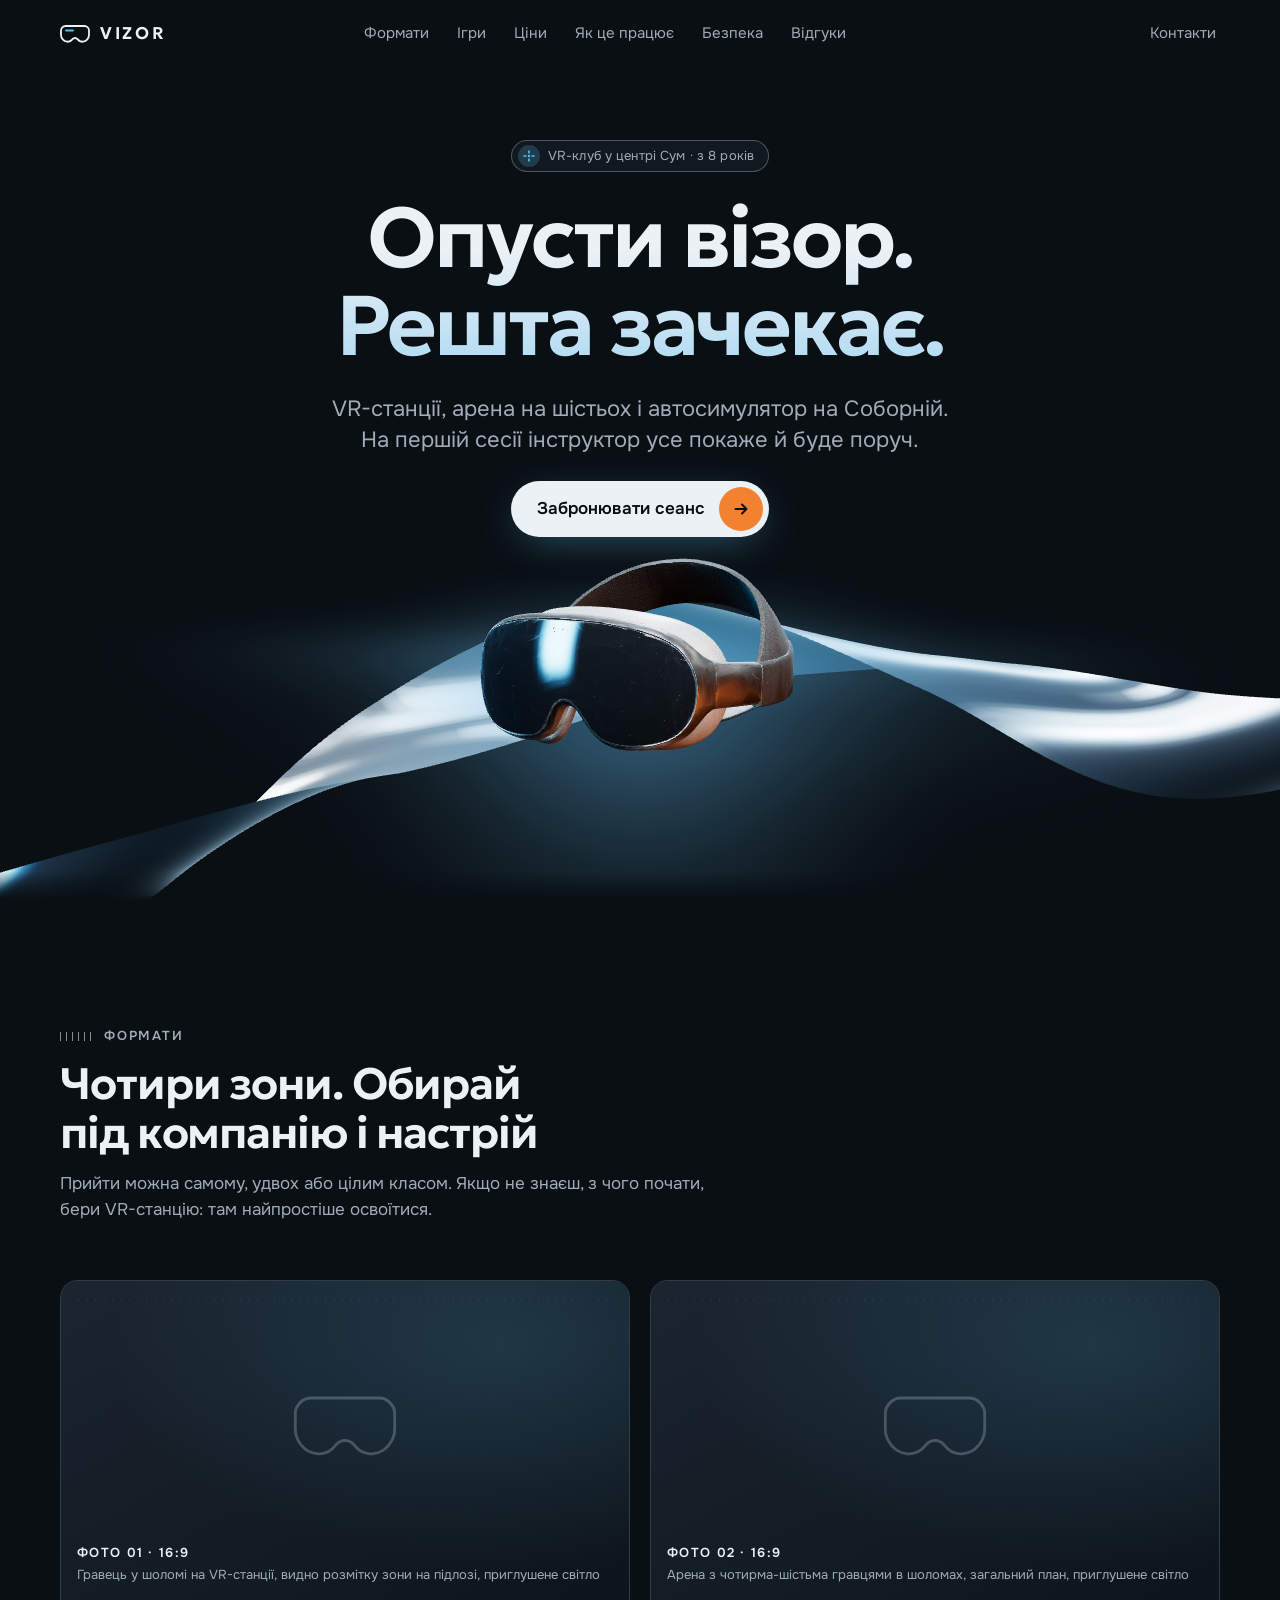
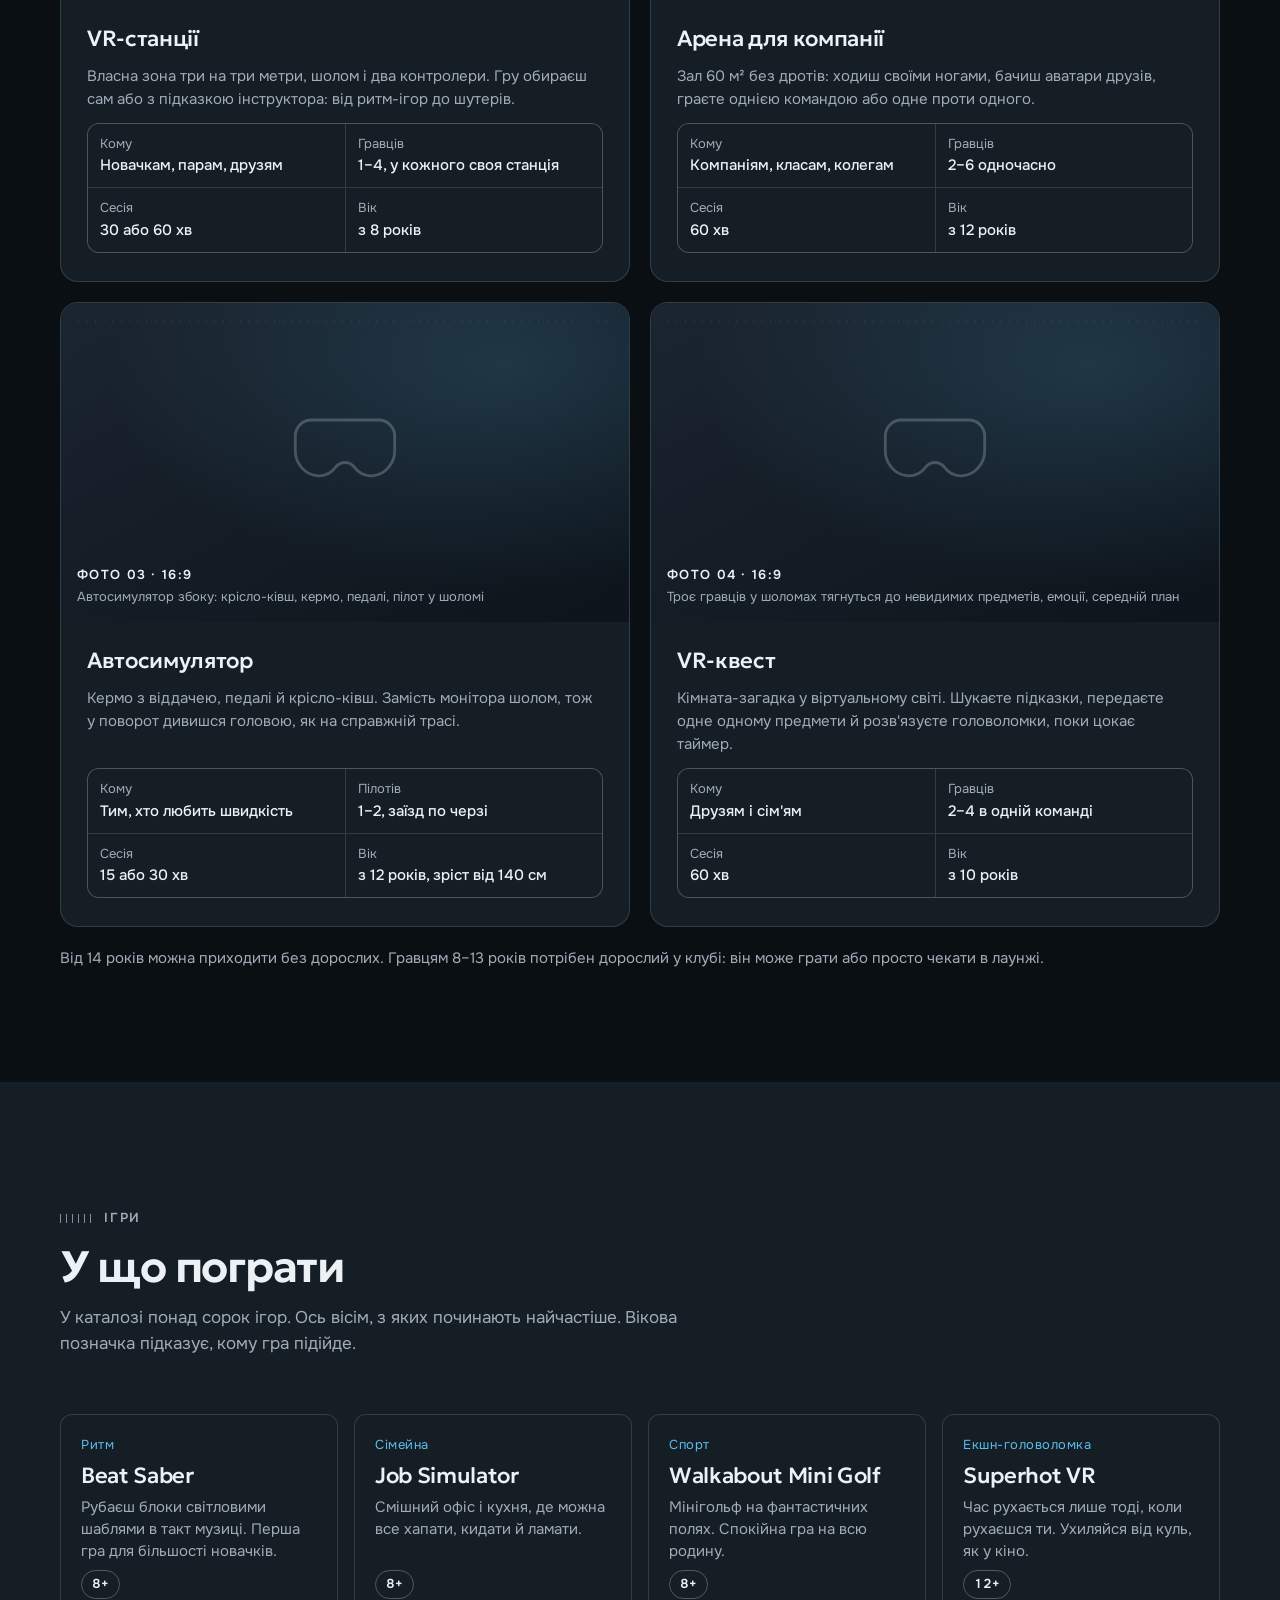
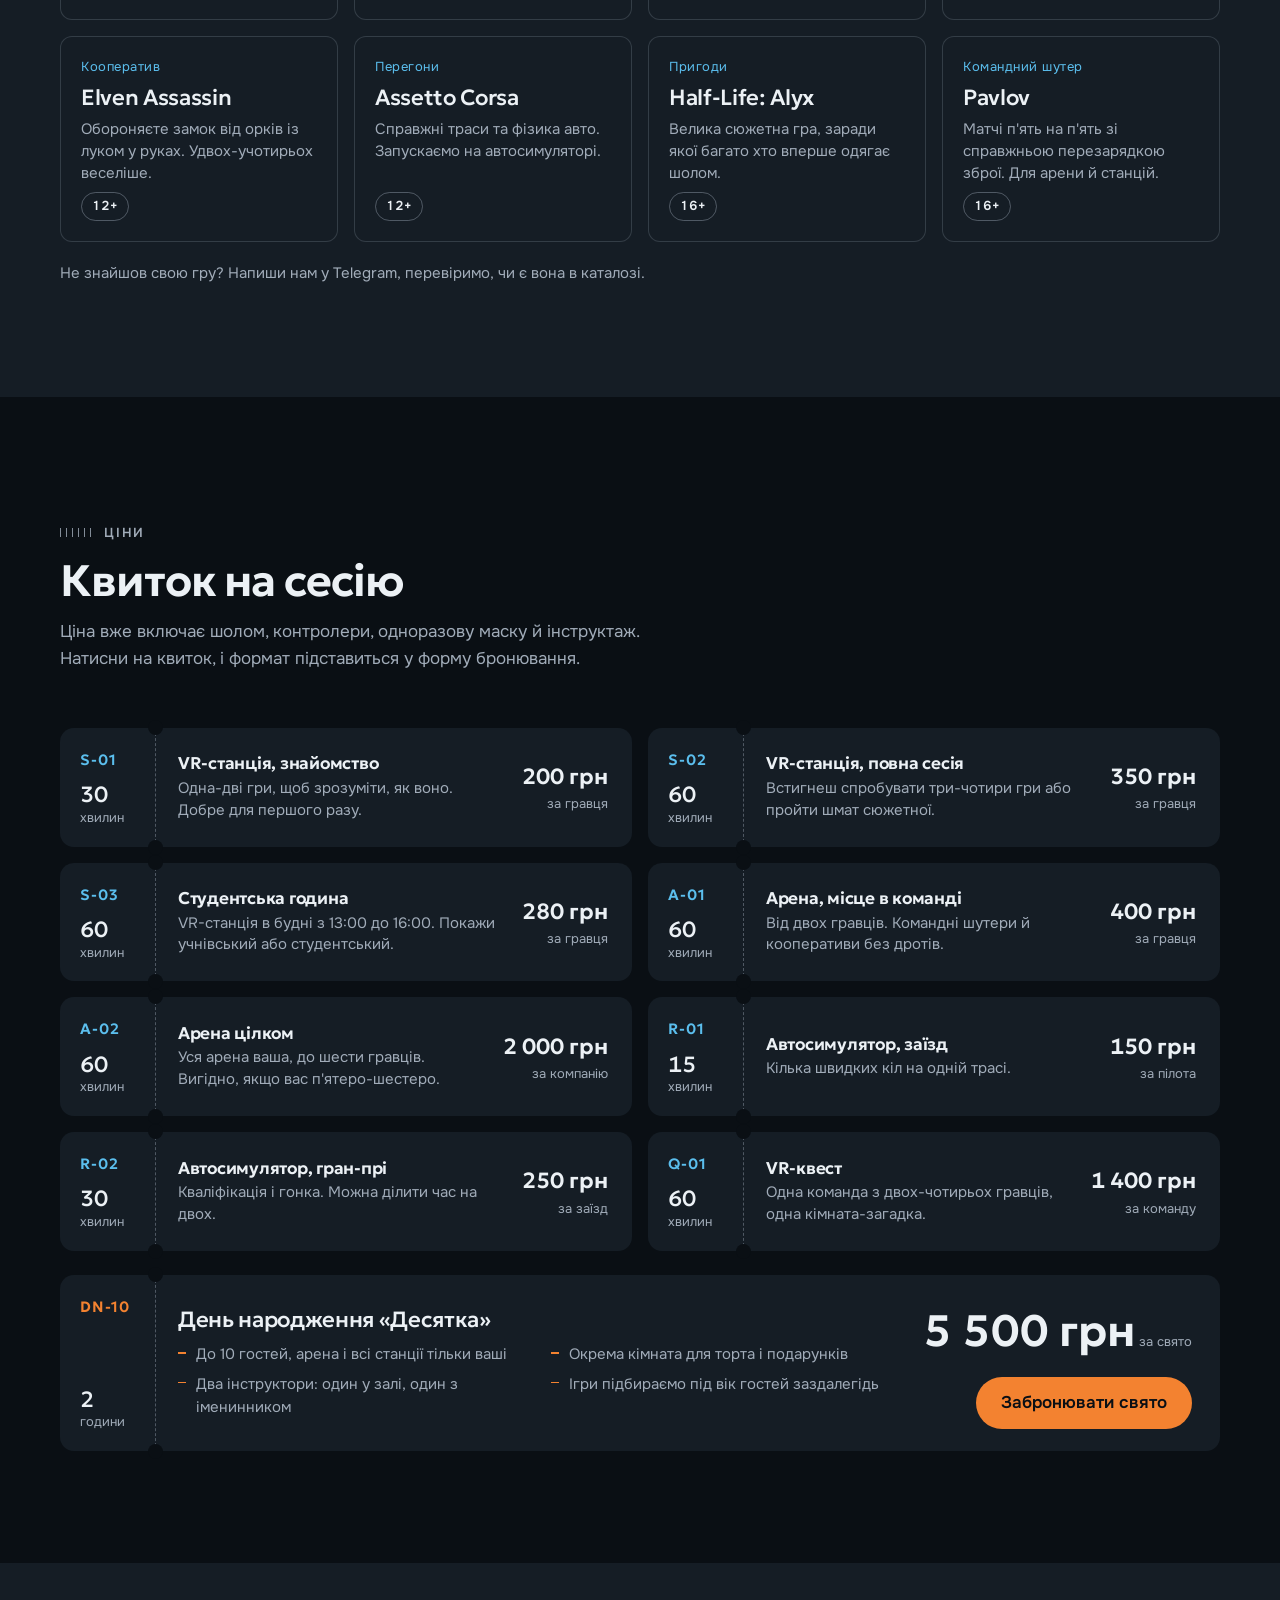
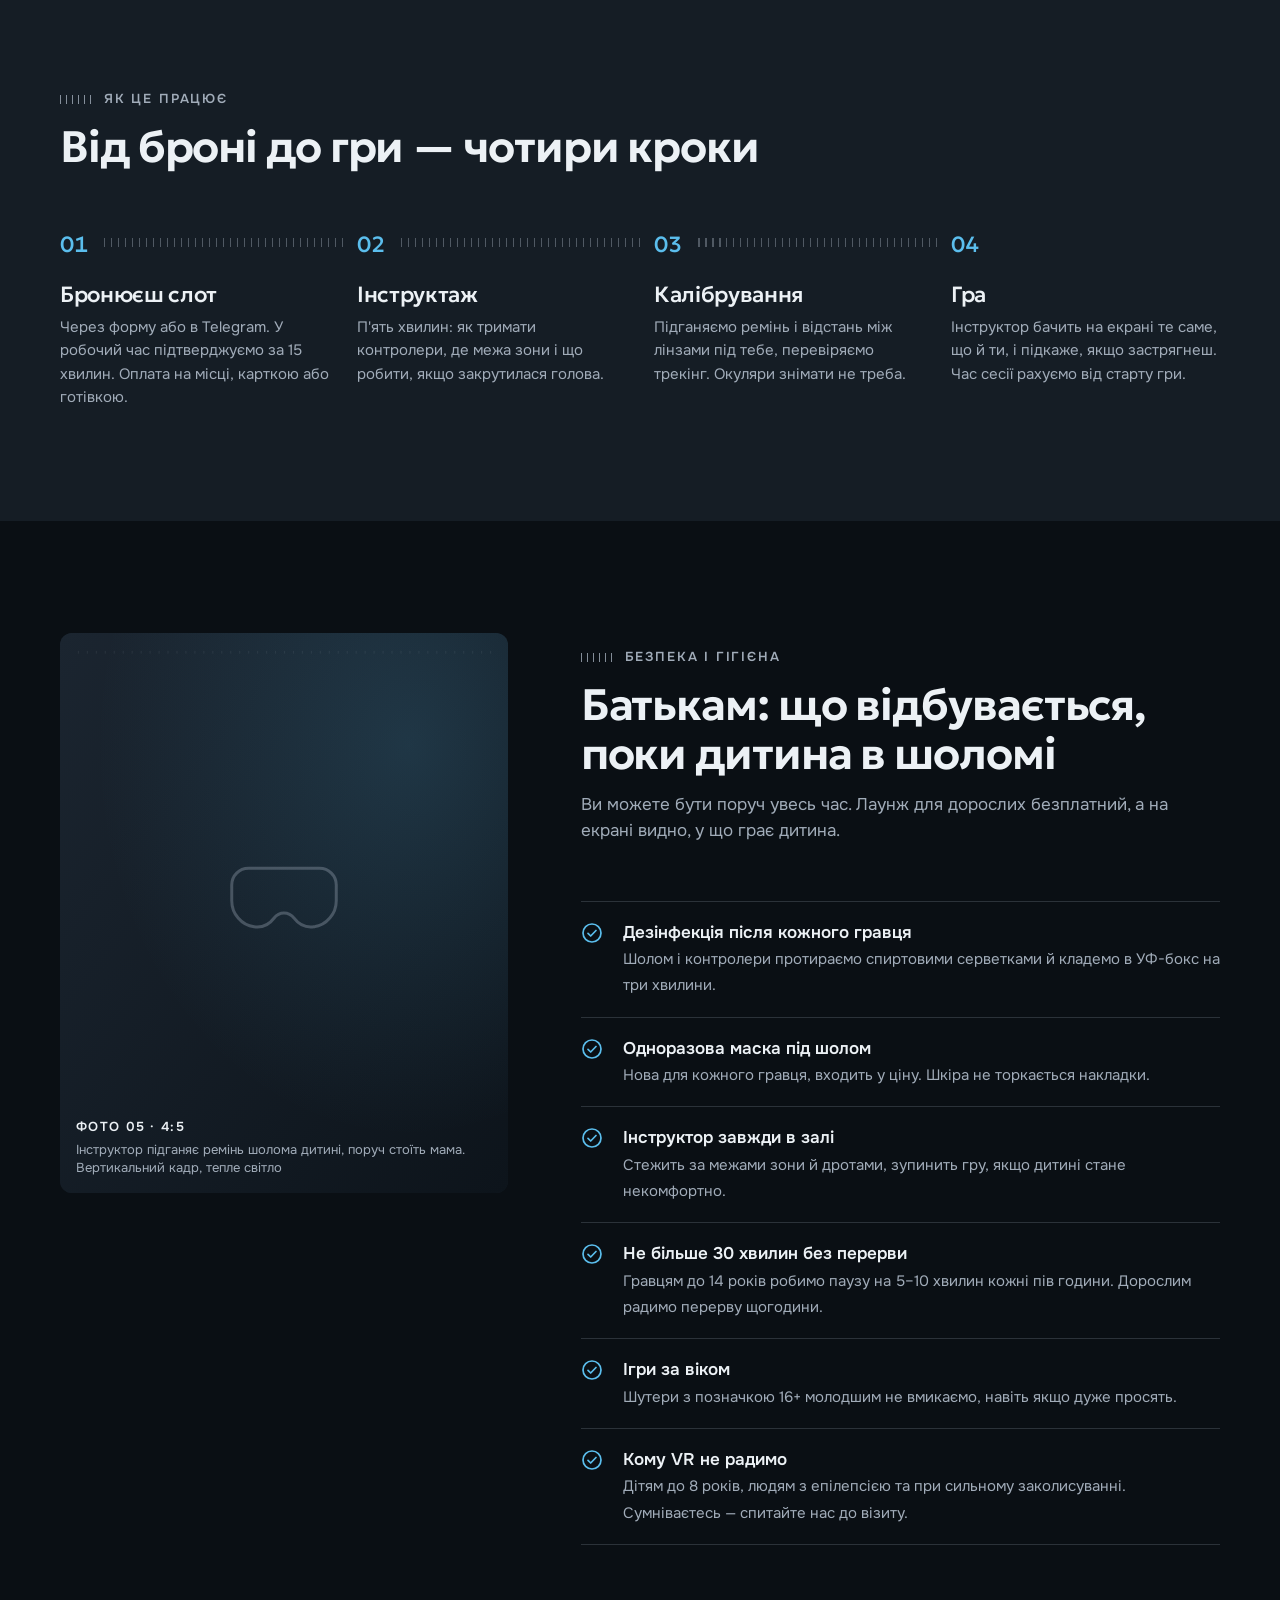
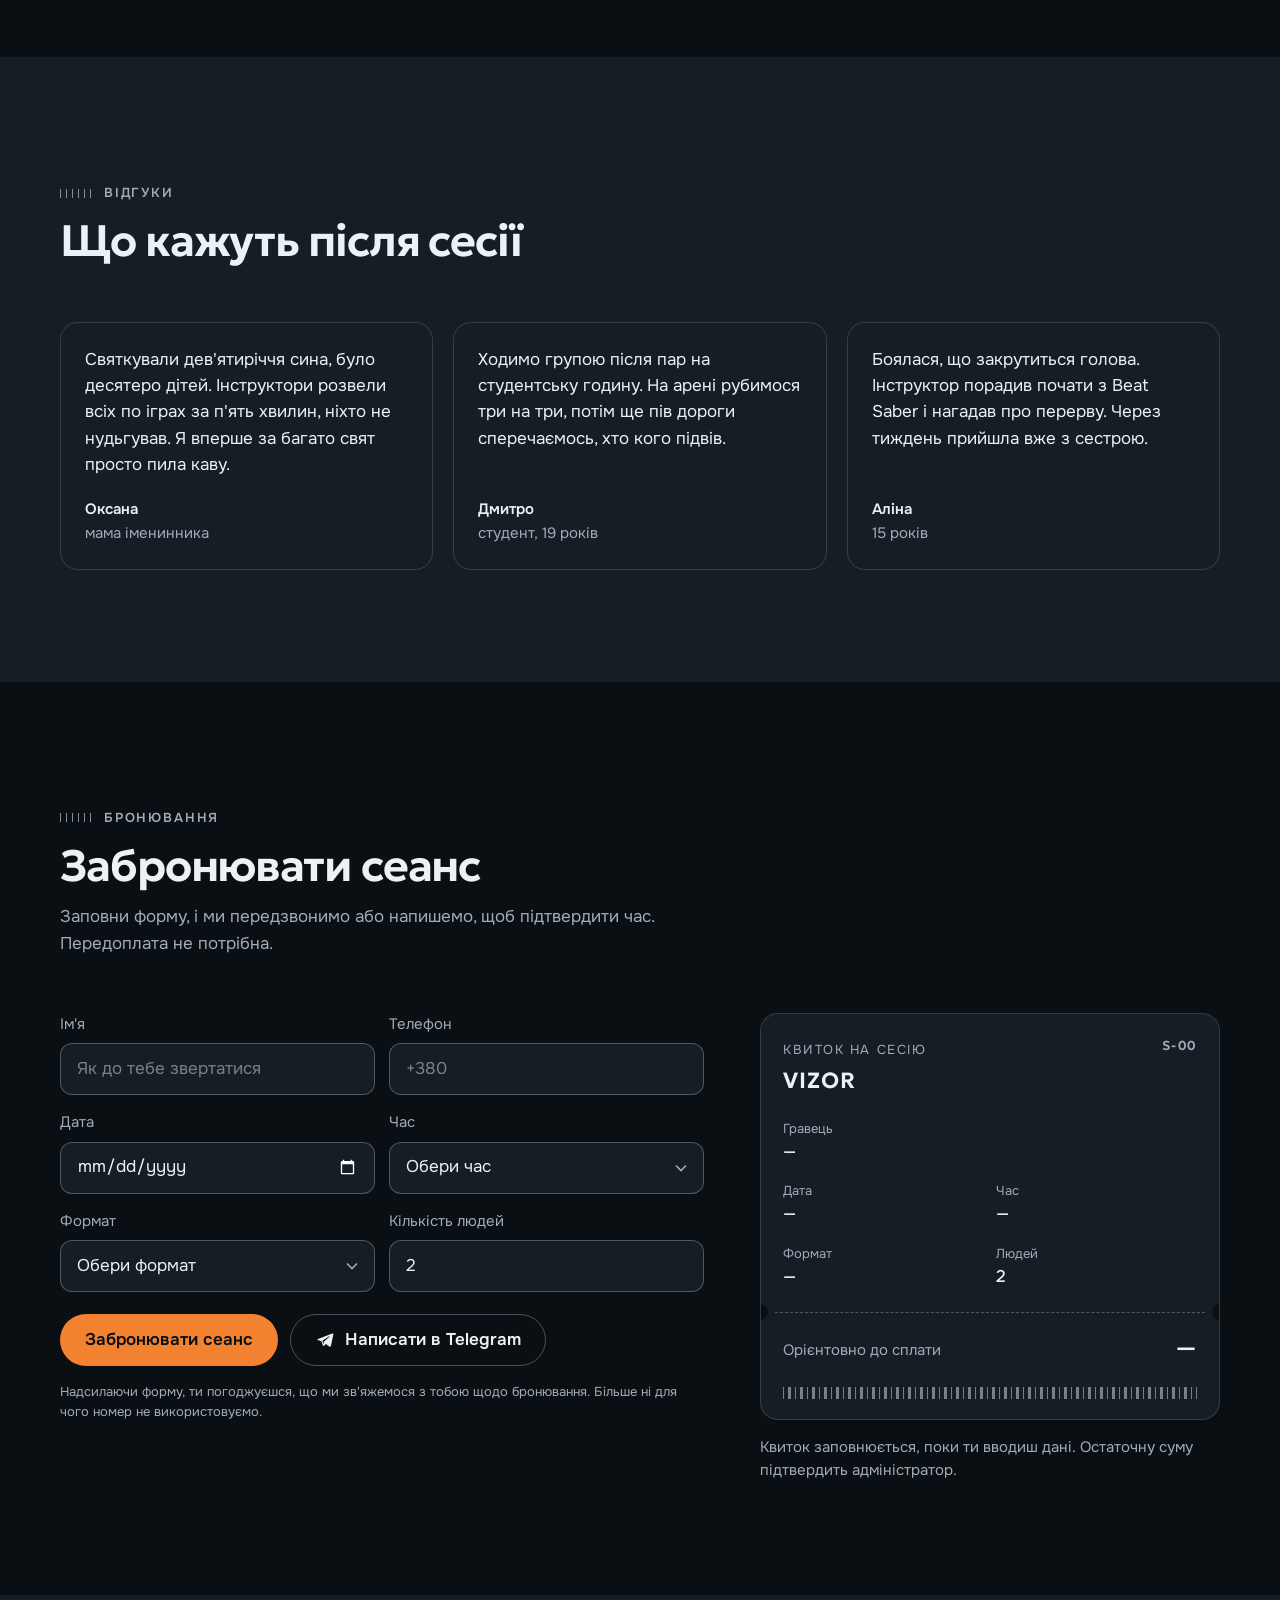
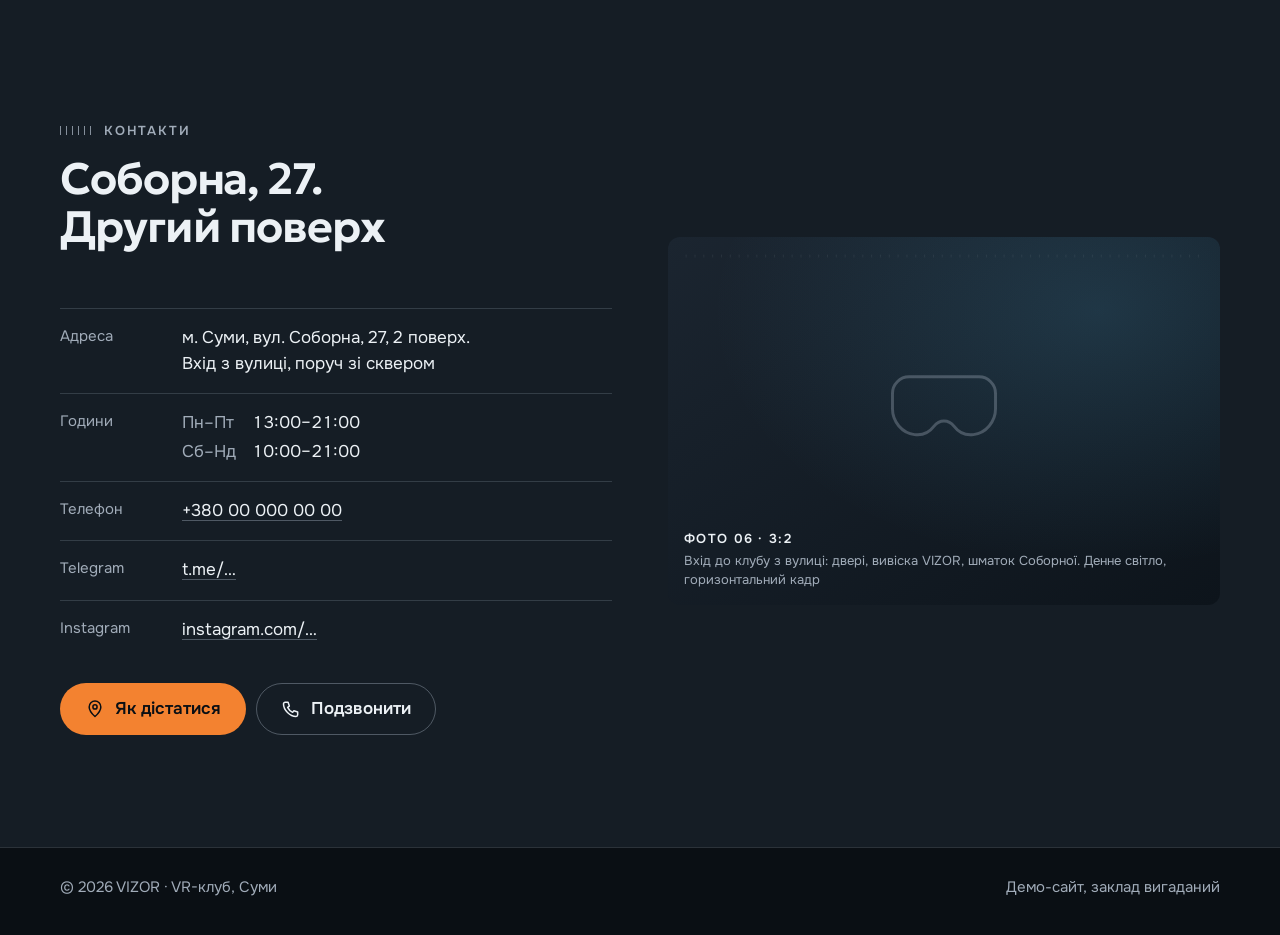
<file: index.html>
<!doctype html>
<html lang="uk">
<head>
<meta charset="utf-8">
<meta name="viewport" content="width=device-width, initial-scale=1">
<title>VIZOR — VR-клуб у центрі Сум | Забронювати сеанс</title>
<meta name="description" content="VR-клуб VIZOR на Соборній у Сумах: VR-станції, арена на шістьох, автосимулятор і квест. Від 200 грн за сесію, інструктор поруч. Бронюйте онлайн або в Telegram.">
<meta name="theme-color" content="#0A0F14">
<!-- Адреса сайту на GitHub Pages. Якщо переїдете на свій домен, замініть її тут, в og:* і в JSON-LD нижче -->
<link rel="canonical" href="https://qwwxxty.github.io/portfolio-16-VR-Club-2/">
<meta property="og:type" content="website">
<meta property="og:locale" content="uk_UA">
<meta property="og:site_name" content="VIZOR">
<meta property="og:title" content="VIZOR — VR-клуб у центрі Сум">
<meta property="og:description" content="VR-станції, арена на шістьох, автосимулятор і квест. Перша сесія — з інструктором.">
<meta property="og:url" content="https://qwwxxty.github.io/portfolio-16-VR-Club-2/">
<meta property="og:image" content="https://qwwxxty.github.io/portfolio-16-VR-Club-2/assets/img/og-cover.jpg">
<meta property="og:image:width" content="1200">
<meta property="og:image:height" content="630">
<meta name="twitter:card" content="summary_large_image">
<link rel="icon" href="assets/img/favicon.svg" type="image/svg+xml">
<link rel="icon" href="assets/img/favicon-32.png" sizes="32x32" type="image/png">
<link rel="apple-touch-icon" href="assets/img/apple-touch-icon.png">

<link rel="preconnect" href="https://fonts.googleapis.com">
<link rel="preconnect" href="https://fonts.gstatic.com" crossorigin>
<link href="https://fonts.googleapis.com/css2?family=Geologica:wght@500;600&family=Onest:wght@400;500;600&display=swap" rel="stylesheet">
<link rel="preload" as="image" href="assets/img/helmet-poster.webp" type="image/webp" fetchpriority="high">
<link rel="stylesheet" href="styles.css">

<!-- three.js лежить локально в assets/vendor, CDN не потрібен -->
<script type="importmap">
{
  "imports": {
    "three": "./assets/vendor/three/build/three.module.min.js",
    "three/addons/": "./assets/vendor/three/addons/"
  }
}
</script>
<script>document.documentElement.classList.add('js');</script>

<script type="application/ld+json">
{
  "@context": "https://schema.org",
  "@type": "EntertainmentBusiness",
  "name": "VIZOR",
  "description": "VR-клуб у центрі Сум: VR-станції, арена, автосимулятор і квест.",
  "url": "https://qwwxxty.github.io/portfolio-16-VR-Club-2/",
  "image": "https://qwwxxty.github.io/portfolio-16-VR-Club-2/assets/img/og-cover.jpg",
  "telephone": "+380000000000",
  "priceRange": "150–5500 грн",
  "currenciesAccepted": "UAH",
  "address": {
    "@type": "PostalAddress",
    "streetAddress": "вул. Соборна, 27, 2 поверх",
    "addressLocality": "Суми",
    "addressRegion": "Сумська область",
    "postalCode": "40000",
    "addressCountry": "UA"
  },
  "openingHoursSpecification": [
    { "@type": "OpeningHoursSpecification", "dayOfWeek": ["Monday", "Tuesday", "Wednesday", "Thursday", "Friday"], "opens": "13:00", "closes": "21:00" },
    { "@type": "OpeningHoursSpecification", "dayOfWeek": ["Saturday", "Sunday"], "opens": "10:00", "closes": "21:00" }
  ],
  "sameAs": ["https://t.me/", "https://instagram.com/"]
}
</script>
</head>
<body>
<a class="skip" href="#main">До змісту</a>

<header class="nav" id="nav">
  <div class="wrap nav__in">
    <a class="logo" href="#top" aria-label="VIZOR — на початок сторінки">
      <svg viewBox="0 0 30 18" fill="none" aria-hidden="true"><path d="M5.5 1h19A4.5 4.5 0 0 1 29 5.5v4.2c0 3.5-2.6 6.6-6 7-2.3.3-4.1-.7-5.3-2.3-.7-.9-1.5-1.4-2.7-1.4s-2 .5-2.7 1.4c-1.2 1.6-3 2.6-5.3 2.3-3.4-.4-6-3.5-6-7V5.5A4.5 4.5 0 0 1 5.5 1Z" stroke="currentColor" stroke-width="1.8"/><path d="M6 5.5h7" stroke="#5BBEED" stroke-width="1.8" stroke-linecap="round"/></svg>
      VIZOR
    </a>
    <nav class="nav__links" id="nav-links" aria-label="Основна навігація">
      <a href="#formats">Формати</a>
      <a href="#games">Ігри</a>
      <a href="#prices">Ціни</a>
      <a href="#how">Як це працює</a>
      <a href="#safety">Безпека</a>
      <a href="#reviews">Відгуки</a>
      <a href="#contacts" class="only-mobile">Контакти</a>
    </nav>
    <div class="nav__right">
      <a class="nav__cta" href="#booking">Забронювати</a>
      <a class="nav__contact" href="#contacts">Контакти</a>
      <button class="nav__toggle" type="button" aria-expanded="false" aria-controls="nav-links" aria-label="Відкрити меню"><span></span></button>
    </div>
  </div>
</header>

<main id="main">

<!-- ============ Перший екран ============ -->
<section class="hero" id="top" aria-labelledby="hero-title">
  <canvas class="hero__canvas" id="scene" aria-hidden="true"></canvas>
  <picture>
    <source media="(max-width: 767px)" srcset="assets/img/ribbon-static-m.webp" width="920" height="814">
    <img class="hero__ribbon" src="assets/img/ribbon-static.webp" alt="" width="3200" height="660" decoding="async">
  </picture>
  <div class="hero__glow" aria-hidden="true"></div>
  <img class="hero__poster" id="poster" src="assets/img/helmet-poster.webp" width="900" height="900" fetchpriority="high" decoding="async"
       alt="VR-шолом із темним скляним візором, алюмінієвою рамою і тканинним ременем">
  <p class="sr-only">Декоративна сцена: VR-шолом повільно погойдується над хвилястою металевою стрічкою.</p>

  <div class="hero__content">
    <p class="pill">
      <span class="pill__ico" aria-hidden="true"><svg viewBox="0 0 12 12" fill="none" stroke="currentColor" stroke-width="1.6" stroke-linecap="round"><path d="M6 1v2M6 9v2M1 6h2M9 6h2"/><circle cx="6" cy="6" r="1.2" fill="currentColor" stroke="none"/></svg></span>
      VR-клуб у центрі Сум · з 8 років
    </p>
    <h1 id="hero-title"><span class="sr-only">VIZOR — VR-клуб у Сумах. </span><span class="hero__title"><span>Опусти візор.</span><span>Решта зачекає.</span></span></h1>
    <p class="hero__sub">VR-станції, арена на шістьох і автосимулятор на Соборній. На першій сесії інструктор усе покаже й буде поруч.</p>
    <a class="btn-hero" href="#booking">
      Забронювати сеанс
      <span class="btn-hero__ico" aria-hidden="true"><svg viewBox="0 0 18 18" fill="none" stroke="currentColor" stroke-width="2" stroke-linecap="round" stroke-linejoin="round"><path d="M3.5 9h11M10 4.5 14.5 9 10 13.5"/></svg></span>
    </a>
  </div>
</section>

<!-- ============ Формати ============ -->
<section class="section" id="formats" aria-labelledby="formats-title">
  <div class="wrap">
    <header class="head reveal">
      <p class="eyebrow">Формати</p>
      <h2 id="formats-title">Чотири зони. Обирай під компанію і настрій</h2>
      <p>Прийти можна самому, удвох або цілим класом. Якщо не знаєш, з чого почати, бери VR-станцію: там найпростіше освоїтися.</p>
    </header>
    <div class="formats">
      <article class="format reveal">
        <!-- ФОТО: замініть src на assets/img/photos/stations.webp і приберіть figcaption (див. PHOTOS.md) -->
        <figure class="ph"><img src="assets/img/ph-16x9.svg" width="1600" height="900" loading="lazy" alt="Заглушка фото: гравець у шоломі на VR-станції"><figcaption><b>Фото 01 · 16:9</b>Гравець у шоломі на VR-станції, видно розмітку зони на підлозі, приглушене світло</figcaption></figure>
        <div class="format__body">
          <h3>VR-станції</h3>
          <p>Власна зона три на три метри, шолом і два контролери. Гру обираєш сам або з підказкою інструктора: від ритм-ігор до шутерів.</p>
          <dl class="specs">
            <div><dt>Кому</dt><dd>Новачкам, парам, друзям</dd></div>
            <div><dt>Гравців</dt><dd>1–4, у кожного своя станція</dd></div>
            <div><dt>Сесія</dt><dd>30 або 60 хв</dd></div>
            <div><dt>Вік</dt><dd>з 8 років</dd></div>
          </dl>
        </div>
      </article>
      <article class="format reveal">
        <figure class="ph"><img src="assets/img/ph-16x9.svg" width="1600" height="900" loading="lazy" alt="Заглушка фото: команда гравців на арені"><figcaption><b>Фото 02 · 16:9</b>Арена з чотирма-шістьма гравцями в шоломах, загальний план, приглушене світло</figcaption></figure>
        <div class="format__body">
          <h3>Арена для компанії</h3>
          <p>Зал 60 м² без дротів: ходиш своїми ногами, бачиш аватари друзів, граєте однією командою або одне проти одного.</p>
          <dl class="specs">
            <div><dt>Кому</dt><dd>Компаніям, класам, колегам</dd></div>
            <div><dt>Гравців</dt><dd>2–6 одночасно</dd></div>
            <div><dt>Сесія</dt><dd>60 хв</dd></div>
            <div><dt>Вік</dt><dd>з 12 років</dd></div>
          </dl>
        </div>
      </article>
      <article class="format reveal">
        <figure class="ph"><img src="assets/img/ph-16x9.svg" width="1600" height="900" loading="lazy" alt="Заглушка фото: автосимулятор із кермом і кріслом"><figcaption><b>Фото 03 · 16:9</b>Автосимулятор збоку: крісло-ківш, кермо, педалі, пілот у шоломі</figcaption></figure>
        <div class="format__body">
          <h3>Автосимулятор</h3>
          <p>Кермо з віддачею, педалі й крісло-ківш. Замість монітора шолом, тож у поворот дивишся головою, як на справжній трасі.</p>
          <dl class="specs">
            <div><dt>Кому</dt><dd>Тим, хто любить швидкість</dd></div>
            <div><dt>Пілотів</dt><dd>1–2, заїзд по черзі</dd></div>
            <div><dt>Сесія</dt><dd>15 або 30 хв</dd></div>
            <div><dt>Вік</dt><dd>з 12 років, зріст від 140 см</dd></div>
          </dl>
        </div>
      </article>
      <article class="format reveal">
        <figure class="ph"><img src="assets/img/ph-16x9.svg" width="1600" height="900" loading="lazy" alt="Заглушка фото: команда проходить VR-квест"><figcaption><b>Фото 04 · 16:9</b>Троє гравців у шоломах тягнуться до невидимих предметів, емоції, середній план</figcaption></figure>
        <div class="format__body">
          <h3>VR-квест</h3>
          <p>Кімната-загадка у віртуальному світі. Шукаєте підказки, передаєте одне одному предмети й розв'язуєте головоломки, поки цокає таймер.</p>
          <dl class="specs">
            <div><dt>Кому</dt><dd>Друзям і сім'ям</dd></div>
            <div><dt>Гравців</dt><dd>2–4 в одній команді</dd></div>
            <div><dt>Сесія</dt><dd>60 хв</dd></div>
            <div><dt>Вік</dt><dd>з 10 років</dd></div>
          </dl>
        </div>
      </article>
    </div>
    <p class="note reveal">Від 14 років можна приходити без дорослих. Гравцям 8–13 років потрібен дорослий у клубі: він може грати або просто чекати в лаунжі.</p>
  </div>
</section>

<!-- ============ Ігри ============ -->
<section class="section section--band" id="games" aria-labelledby="games-title">
  <div class="wrap">
    <header class="head reveal">
      <p class="eyebrow">Ігри</p>
      <h2 id="games-title">У що пограти</h2>
      <p>У каталозі понад сорок ігор. Ось вісім, з яких починають найчастіше. Вікова позначка підказує, кому гра підійде.</p>
    </header>
    <!-- [уточнити] Залиште лише ті ігри, на які клуб має комерційну ліцензію -->
    <ul class="games">
      <li class="game reveal"><span class="game__genre">Ритм</span><h3>Beat Saber</h3><p>Рубаєш блоки світловими шаблями в такт музиці. Перша гра для більшості новачків.</p><span class="game__age">8+</span></li>
      <li class="game reveal"><span class="game__genre">Сімейна</span><h3>Job Simulator</h3><p>Смішний офіс і кухня, де можна все хапати, кидати й ламати.</p><span class="game__age">8+</span></li>
      <li class="game reveal"><span class="game__genre">Спорт</span><h3>Walkabout Mini Golf</h3><p>Мінігольф на фантастичних полях. Спокійна гра на всю родину.</p><span class="game__age">8+</span></li>
      <li class="game reveal"><span class="game__genre">Екшн-головоломка</span><h3>Superhot VR</h3><p>Час рухається лише тоді, коли рухаєшся ти. Ухиляйся від куль, як у кіно.</p><span class="game__age">12+</span></li>
      <li class="game reveal"><span class="game__genre">Кооператив</span><h3>Elven Assassin</h3><p>Обороняєте замок від орків із луком у руках. Удвох-учотирьох веселіше.</p><span class="game__age">12+</span></li>
      <li class="game reveal"><span class="game__genre">Перегони</span><h3>Assetto Corsa</h3><p>Справжні траси та фізика авто. Запускаємо на автосимуляторі.</p><span class="game__age">12+</span></li>
      <li class="game reveal"><span class="game__genre">Пригоди</span><h3>Half-Life: Alyx</h3><p>Велика сюжетна гра, заради якої багато хто вперше одягає шолом.</p><span class="game__age">16+</span></li>
      <li class="game reveal"><span class="game__genre">Командний шутер</span><h3>Pavlov</h3><p>Матчі п'ять на п'ять зі справжньою перезарядкою зброї. Для арени й станцій.</p><span class="game__age">16+</span></li>
    </ul>
    <p class="note reveal">Не знайшов свою гру? Напиши нам у Telegram, перевіримо, чи є вона в каталозі.</p>
  </div>
</section>

<!-- ============ Ціни ============ -->
<section class="section" id="prices" aria-labelledby="prices-title">
  <div class="wrap">
    <header class="head reveal">
      <p class="eyebrow">Ціни</p>
      <h2 id="prices-title">Квиток на сесію</h2>
      <p>Ціна вже включає шолом, контролери, одноразову маску й інструктаж. Натисни на квиток, і формат підставиться у форму бронювання.</p>
    </header>
    <!-- [уточнити] Усі ціни демонстраційні. Зміните ціну тут — змініть її і в PRICES у script.js -->
    <div class="tickets">
      <a class="ticket reveal" href="#booking" data-format="station30">
        <div class="ticket__stub"><span class="ticket__slot">S-01</span><span class="ticket__time"><b>30</b>хвилин</span></div>
        <div class="ticket__body"><h3>VR-станція, знайомство</h3><p>Одна-дві гри, щоб зрозуміти, як воно. Добре для першого разу.</p></div>
        <div class="ticket__price"><b>200 грн</b><span>за гравця</span></div>
      </a>
      <a class="ticket reveal" href="#booking" data-format="station60">
        <div class="ticket__stub"><span class="ticket__slot">S-02</span><span class="ticket__time"><b>60</b>хвилин</span></div>
        <div class="ticket__body"><h3>VR-станція, повна сесія</h3><p>Встигнеш спробувати три-чотири гри або пройти шмат сюжетної.</p></div>
        <div class="ticket__price"><b>350 грн</b><span>за гравця</span></div>
      </a>
      <a class="ticket reveal" href="#booking" data-format="student">
        <div class="ticket__stub"><span class="ticket__slot">S-03</span><span class="ticket__time"><b>60</b>хвилин</span></div>
        <div class="ticket__body"><h3>Студентська година</h3><p>VR-станція в будні з 13:00 до 16:00. Покажи учнівський або студентський.</p></div>
        <div class="ticket__price"><b>280 грн</b><span>за гравця</span></div>
      </a>
      <a class="ticket reveal" href="#booking" data-format="arena">
        <div class="ticket__stub"><span class="ticket__slot">A-01</span><span class="ticket__time"><b>60</b>хвилин</span></div>
        <div class="ticket__body"><h3>Арена, місце в команді</h3><p>Від двох гравців. Командні шутери й кооперативи без дротів.</p></div>
        <div class="ticket__price"><b>400 грн</b><span>за гравця</span></div>
      </a>
      <a class="ticket reveal" href="#booking" data-format="arenafull">
        <div class="ticket__stub"><span class="ticket__slot">A-02</span><span class="ticket__time"><b>60</b>хвилин</span></div>
        <div class="ticket__body"><h3>Арена цілком</h3><p>Уся арена ваша, до шести гравців. Вигідно, якщо вас п'ятеро-шестеро.</p></div>
        <div class="ticket__price"><b>2 000 грн</b><span>за компанію</span></div>
      </a>
      <a class="ticket reveal" href="#booking" data-format="sim15">
        <div class="ticket__stub"><span class="ticket__slot">R-01</span><span class="ticket__time"><b>15</b>хвилин</span></div>
        <div class="ticket__body"><h3>Автосимулятор, заїзд</h3><p>Кілька швидких кіл на одній трасі.</p></div>
        <div class="ticket__price"><b>150 грн</b><span>за пілота</span></div>
      </a>
      <a class="ticket reveal" href="#booking" data-format="sim30">
        <div class="ticket__stub"><span class="ticket__slot">R-02</span><span class="ticket__time"><b>30</b>хвилин</span></div>
        <div class="ticket__body"><h3>Автосимулятор, гран-прі</h3><p>Кваліфікація і гонка. Можна ділити час на двох.</p></div>
        <div class="ticket__price"><b>250 грн</b><span>за заїзд</span></div>
      </a>
      <a class="ticket reveal" href="#booking" data-format="quest">
        <div class="ticket__stub"><span class="ticket__slot">Q-01</span><span class="ticket__time"><b>60</b>хвилин</span></div>
        <div class="ticket__body"><h3>VR-квест</h3><p>Одна команда з двох-чотирьох гравців, одна кімната-загадка.</p></div>
        <div class="ticket__price"><b>1 400 грн</b><span>за команду</span></div>
      </a>

      <article class="ticket ticket--party reveal" aria-labelledby="party-title">
        <div class="ticket__stub"><span class="ticket__slot">DN-10</span><span class="ticket__time"><b>2</b>години</span></div>
        <div class="ticket__body">
          <h3 id="party-title">День народження «Десятка»</h3>
          <ul>
            <li>До 10 гостей, арена і всі станції тільки ваші</li>
            <li>Окрема кімната для торта і подарунків</li>
            <li>Два інструктори: один у залі, один з іменинником</li>
            <li>Ігри підбираємо під вік гостей заздалегідь</li>
          </ul>
        </div>
        <div class="ticket__price"><div><b>5 500 грн</b><span> за свято</span></div><a class="btn btn--accent" href="#booking" data-format="party">Забронювати свято</a></div>
      </article>
    </div>
  </div>
</section>

<!-- ============ Як це працює ============ -->
<section class="section section--band" id="how" aria-labelledby="how-title">
  <div class="wrap">
    <header class="head reveal">
      <p class="eyebrow">Як це працює</p>
      <h2 id="how-title">Від броні до гри — чотири кроки</h2>
    </header>
    <ol class="steps">
      <li class="step reveal"><h3>Бронюєш слот</h3><p>Через форму або в Telegram. У робочий час підтверджуємо за 15 хвилин. Оплата на місці, карткою або готівкою.</p></li>
      <li class="step reveal"><h3>Інструктаж</h3><p>П'ять хвилин: як тримати контролери, де межа зони і що робити, якщо закрутилася голова.</p></li>
      <li class="step reveal"><h3>Калібрування</h3><p>Підганяємо ремінь і відстань між лінзами під тебе, перевіряємо трекінг. Окуляри знімати не треба.</p></li>
      <li class="step reveal"><h3>Гра</h3><p>Інструктор бачить на екрані те саме, що й ти, і підкаже, якщо застрягнеш. Час сесії рахуємо від старту гри.</p></li>
    </ol>
  </div>
</section>

<!-- ============ Безпека ============ -->
<section class="section" id="safety" aria-labelledby="safety-title">
  <div class="wrap safety">
    <figure class="ph reveal"><img src="assets/img/ph-4x5.svg" width="1200" height="1500" loading="lazy" alt="Заглушка фото: інструктор допомагає дитині одягнути шолом"><figcaption><b>Фото 05 · 4:5</b>Інструктор підганяє ремінь шолома дитині, поруч стоїть мама. Вертикальний кадр, тепле світло</figcaption></figure>
    <div>
      <header class="head reveal">
        <p class="eyebrow">Безпека і гігієна</p>
        <h2 id="safety-title">Батькам: що відбувається, поки дитина в шоломі</h2>
        <p>Ви можете бути поруч увесь час. Лаунж для дорослих безплатний, а на екрані видно, у що грає дитина.</p>
      </header>
      <ul class="checks">
        <li class="reveal"><svg viewBox="0 0 22 22" fill="none" stroke="currentColor" stroke-width="1.7" stroke-linecap="round" stroke-linejoin="round" aria-hidden="true"><circle cx="11" cy="11" r="9"/><path d="m7 11.3 2.7 2.7L15 8.5"/></svg><div><b>Дезінфекція після кожного гравця</b><span>Шолом і контролери протираємо спиртовими серветками й кладемо в УФ-бокс на три хвилини.</span></div></li>
        <li class="reveal"><svg viewBox="0 0 22 22" fill="none" stroke="currentColor" stroke-width="1.7" stroke-linecap="round" stroke-linejoin="round" aria-hidden="true"><circle cx="11" cy="11" r="9"/><path d="m7 11.3 2.7 2.7L15 8.5"/></svg><div><b>Одноразова маска під шолом</b><span>Нова для кожного гравця, входить у ціну. Шкіра не торкається накладки.</span></div></li>
        <li class="reveal"><svg viewBox="0 0 22 22" fill="none" stroke="currentColor" stroke-width="1.7" stroke-linecap="round" stroke-linejoin="round" aria-hidden="true"><circle cx="11" cy="11" r="9"/><path d="m7 11.3 2.7 2.7L15 8.5"/></svg><div><b>Інструктор завжди в залі</b><span>Стежить за межами зони й дротами, зупинить гру, якщо дитині стане некомфортно.</span></div></li>
        <li class="reveal"><svg viewBox="0 0 22 22" fill="none" stroke="currentColor" stroke-width="1.7" stroke-linecap="round" stroke-linejoin="round" aria-hidden="true"><circle cx="11" cy="11" r="9"/><path d="m7 11.3 2.7 2.7L15 8.5"/></svg><div><b>Не більше 30 хвилин без перерви</b><span>Гравцям до 14 років робимо паузу на 5–10 хвилин кожні пів години. Дорослим радимо перерву щогодини.</span></div></li>
        <li class="reveal"><svg viewBox="0 0 22 22" fill="none" stroke="currentColor" stroke-width="1.7" stroke-linecap="round" stroke-linejoin="round" aria-hidden="true"><circle cx="11" cy="11" r="9"/><path d="m7 11.3 2.7 2.7L15 8.5"/></svg><div><b>Ігри за віком</b><span>Шутери з позначкою 16+ молодшим не вмикаємо, навіть якщо дуже просять.</span></div></li>
        <li class="reveal"><svg viewBox="0 0 22 22" fill="none" stroke="currentColor" stroke-width="1.7" stroke-linecap="round" stroke-linejoin="round" aria-hidden="true"><circle cx="11" cy="11" r="9"/><path d="m7 11.3 2.7 2.7L15 8.5"/></svg><div><b>Кому VR не радимо</b><span>Дітям до 8 років, людям з епілепсією та при сильному заколисуванні. Сумніваєтесь — спитайте нас до візиту.</span></div></li>
      </ul>
    </div>
  </div>
</section>

<!-- ============ Відгуки ============ -->
<section class="section section--band" id="reviews" aria-labelledby="reviews-title">
  <div class="wrap">
    <header class="head reveal">
      <p class="eyebrow">Відгуки</p>
      <h2 id="reviews-title">Що кажуть після сесії</h2>
    </header>
    <!-- [уточнити] Відгуки демонстраційні, замініть справжніми -->
    <div class="reviews">
      <figure class="review reveal"><blockquote><p>Святкували дев'ятиріччя сина, було десятеро дітей. Інструктори розвели всіх по іграх за п'ять хвилин, ніхто не нудьгував. Я вперше за багато свят просто пила каву.</p></blockquote><footer><b>Оксана</b>мама іменинника</footer></figure>
      <figure class="review reveal"><blockquote><p>Ходимо групою після пар на студентську годину. На арені рубимося три на три, потім ще пів дороги сперечаємось, хто кого підвів.</p></blockquote><footer><b>Дмитро</b>студент, 19 років</footer></figure>
      <figure class="review reveal"><blockquote><p>Боялася, що закрутиться голова. Інструктор порадив почати з Beat Saber і нагадав про перерву. Через тиждень прийшла вже з сестрою.</p></blockquote><footer><b>Аліна</b>15 років</footer></figure>
    </div>
  </div>
</section>

<!-- ============ Бронювання ============ -->
<section class="section" id="booking" aria-labelledby="booking-title">
  <div class="wrap">
    <header class="head reveal">
      <p class="eyebrow">Бронювання</p>
      <h2 id="booking-title">Забронювати сеанс</h2>
      <p>Заповни форму, і ми передзвонимо або напишемо, щоб підтвердити час. Передоплата не потрібна.</p>
    </header>
    <div class="booking">
      <!-- ФОРМА: [уточнити] замініть YOUR_FORM_ID на ідентифікатор форми з formspree.io (це не секрет, а публічна адреса).
           Поки стоїть заглушка, форма працює в демо-режимі й нічого не надсилає. -->
      <form class="form reveal" id="booking-form" action="https://formspree.io/f/YOUR_FORM_ID" method="POST" novalidate>
        <div class="field">
          <label for="f-name">Ім'я</label>
          <input id="f-name" name="name" type="text" autocomplete="given-name" required maxlength="60" placeholder="Як до тебе звертатися">
        </div>
        <div class="field">
          <label for="f-phone">Телефон</label>
          <input id="f-phone" name="phone" type="tel" autocomplete="tel" inputmode="tel" required pattern="[0-9+\(\)\s\-]{10,19}" placeholder="+380">
        </div>
        <div class="field">
          <label for="f-date">Дата</label>
          <input id="f-date" name="date" type="date" required>
        </div>
        <div class="field">
          <label for="f-time">Час</label>
          <select id="f-time" name="time" required>
            <option value="">Обери час</option>
            <option>10:00</option><option>11:00</option><option>12:00</option><option>13:00</option><option>14:00</option><option>15:00</option><option>16:00</option><option>17:00</option><option>18:00</option><option>19:00</option><option>20:00</option>
          </select>
        </div>
        <div class="field">
          <label for="f-format">Формат</label>
          <select id="f-format" name="format" required>
            <option value="">Обери формат</option>
            <option value="station30">VR-станція, 30 хв</option>
            <option value="station60">VR-станція, 60 хв</option>
            <option value="student">Студентська година</option>
            <option value="arena">Арена, місце в команді</option>
            <option value="arenafull">Арена цілком</option>
            <option value="sim15">Автосимулятор, 15 хв</option>
            <option value="sim30">Автосимулятор, 30 хв</option>
            <option value="quest">VR-квест</option>
            <option value="party">День народження «Десятка»</option>
          </select>
        </div>
        <div class="field">
          <label for="f-people">Кількість людей</label>
          <input id="f-people" name="people" type="number" inputmode="numeric" min="1" max="10" value="2" required>
        </div>
        <div class="hp" aria-hidden="true"><label>Не заповнюйте це поле <input type="text" name="_gotcha" tabindex="-1" autocomplete="off"></label></div>
        <p class="form__status" id="form-status" role="status" aria-live="polite" hidden></p>
        <div class="form__actions">
          <button class="btn btn--accent" type="submit">Забронювати сеанс</button>
          <!-- [уточнити] Telegram: замініть https://t.me/ на посилання клубу, наприклад https://t.me/vizor_sumy -->
          <a class="btn btn--ghost" href="https://t.me/" target="_blank" rel="noopener">
            <svg viewBox="0 0 24 24" fill="currentColor" aria-hidden="true"><path d="M20.7 4.2 3.6 10.8c-.900.3-.900 1.1-.200 1.3l4.4 1.4 1.7 5.2c.2.6.800.7 1.2.300l2.4-2.3 4.5 3.3c.6.4 1.3.1 1.5-.700l2.9-13.8c.2-1-.5-1.7-1.3-1.3Zm-3 3.6-7.1 6.4-.3 3-1.4-4.3 8.3-5.3c.4-.3.8 0 .5.2Z"/></svg>
            Написати в Telegram
          </a>
        </div>
        <p class="form__hint">Надсилаючи форму, ти погоджуєшся, що ми зв'яжемося з тобою щодо бронювання. Більше ні для чого номер не використовуємо.</p>
      </form>

      <aside class="reveal" aria-label="Попередній перегляд квитка">
        <div class="pass" id="pass">
          <div class="pass__top">
            <div><span>Квиток на сесію</span><b>VIZOR</b></div>
            <span class="pass__no" id="p-no">S-00</span>
          </div>
          <dl class="pass__grid">
            <div class="wide"><dt>Гравець</dt><dd id="p-name">—</dd></div>
            <div><dt>Дата</dt><dd id="p-date">—</dd></div>
            <div><dt>Час</dt><dd id="p-time">—</dd></div>
            <div><dt>Формат</dt><dd id="p-format">—</dd></div>
            <div><dt>Людей</dt><dd id="p-people">2</dd></div>
          </dl>
          <div class="pass__cut"></div>
          <div class="pass__sum"><span>Орієнтовно до сплати</span><b id="p-sum">—</b></div>
          <div class="pass__ticks" aria-hidden="true"></div>
        </div>
        <p class="aside-note">Квиток заповнюється, поки ти вводиш дані. Остаточну суму підтвердить адміністратор.</p>
      </aside>
    </div>
  </div>
</section>

<!-- ============ Контакти ============ -->
<section class="section section--band" id="contacts" aria-labelledby="contacts-title">
  <div class="wrap contacts">
    <div>
      <header class="head reveal">
        <p class="eyebrow">Контакти</p>
        <h2 id="contacts-title">Соборна, 27. Другий поверх</h2>
      </header>
      <dl class="clist reveal">
        <!-- [уточнити] Адреса вигадана -->
        <div><dt>Адреса</dt><dd>м. Суми, вул. Соборна, 27, 2 поверх.<br>Вхід з вулиці, поруч зі сквером</dd></div>
        <div><dt>Години</dt><dd class="hours"><span>Пн–Пт</span><span>13:00–21:00</span><span>Сб–Нд</span><span>10:00–21:00</span></dd></div>
        <!-- [уточнити] Телефон: замініть номер у href (tel:+380…) і в тексті -->
        <div><dt>Телефон</dt><dd><a href="tel:+380000000000">+380 00 000 00 00</a></dd></div>
        <!-- [уточнити] Telegram: замініть https://t.me/ і підпис -->
        <div><dt>Telegram</dt><dd><a href="https://t.me/" target="_blank" rel="noopener">t.me/…</a></dd></div>
        <!-- [уточнити] Instagram: замініть https://instagram.com/ і підпис -->
        <div><dt>Instagram</dt><dd><a href="https://instagram.com/" target="_blank" rel="noopener">instagram.com/…</a></dd></div>
      </dl>
      <div class="contacts__btns reveal">
        <!-- [уточнити] Після появи точки на Google Картах вставте сюди посилання «Поділитися» -->
        <a class="btn btn--accent" href="https://www.google.com/maps/search/?api=1&amp;query=%D0%A1%D1%83%D0%BC%D0%B8%2C+%D0%B2%D1%83%D0%BB%D0%B8%D1%86%D1%8F+%D0%A1%D0%BE%D0%B1%D0%BE%D1%80%D0%BD%D0%B0%2C+27" target="_blank" rel="noopener">
          <svg viewBox="0 0 24 24" fill="none" stroke="currentColor" stroke-width="1.8" stroke-linecap="round" stroke-linejoin="round" aria-hidden="true"><path d="M12 21s7-6.2 7-11.5A7 7 0 0 0 5 9.5C5 14.8 12 21 12 21Z"/><circle cx="12" cy="9.5" r="2.5"/></svg>
          Як дістатися
        </a>
        <a class="btn btn--ghost" href="tel:+380000000000">
          <svg viewBox="0 0 24 24" fill="none" stroke="currentColor" stroke-width="1.8" stroke-linecap="round" stroke-linejoin="round" aria-hidden="true"><path d="M5 4h3.5l1.5 4.5-2 1.5a12 12 0 0 0 6 6l1.5-2 4.5 1.5V19a2 2 0 0 1-2 2C10.8 21 3 13.2 3 6a2 2 0 0 1 2-2Z"/></svg>
          Подзвонити
        </a>
      </div>
    </div>
    <figure class="ph reveal"><img src="assets/img/ph-3x2.svg" width="1500" height="1000" loading="lazy" alt="Заглушка фото: вхід до клубу з вулиці Соборної"><figcaption><b>Фото 06 · 3:2</b>Вхід до клубу з вулиці: двері, вивіска VIZOR, шматок Соборної. Денне світло, горизонтальний кадр</figcaption></figure>
  </div>
</section>

</main>

<footer class="foot">
  <div class="wrap foot__in">
    <p>© <span id="year">2026</span> VIZOR · VR-клуб, Суми</p>
    <p>Демо-сайт, заклад вигаданий</p>
  </div>
</footer>

<script src="script.js" defer></script>
</body>
</html>
</file>
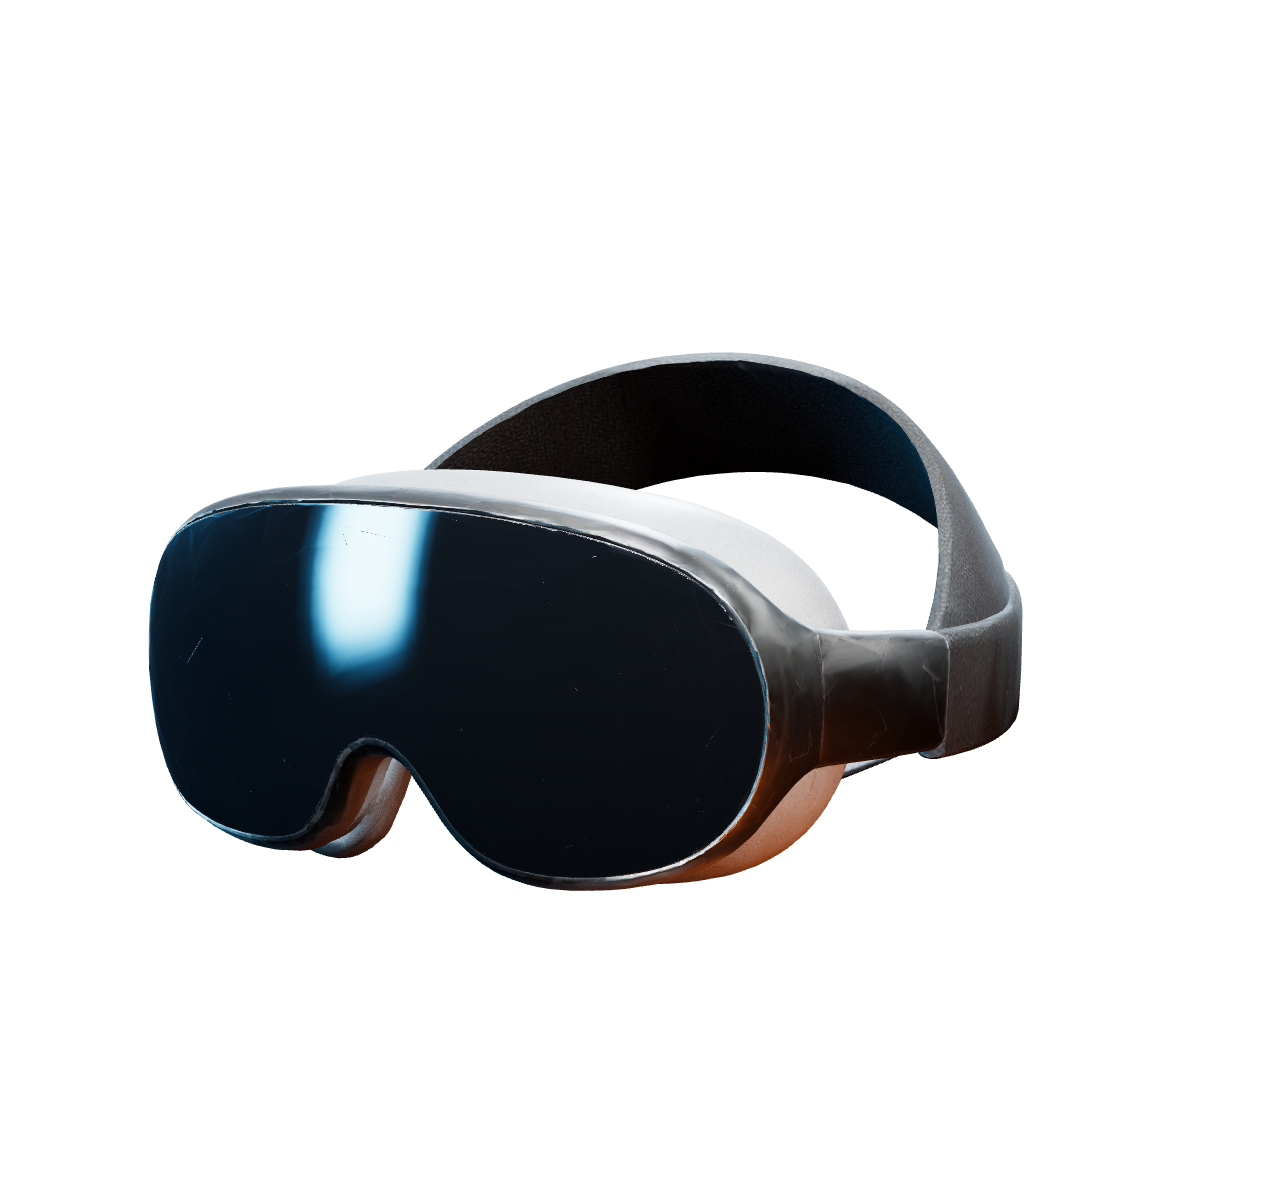
<file: tools/poster.html>
<!doctype html>
<!-- Службова сторінка (не частина сайту): рендерить шолом на прозорому тлі для постера.
     Використовується скриптом tools/render-assets.mjs. -->
<html lang="uk">
<head>
<meta charset="utf-8">
<title>poster</title>
<link rel="stylesheet" href="../styles.css">
<style>html,body{margin:0;background:transparent!important}canvas{display:block;width:1200px;height:1200px}</style>
<script type="importmap">
{ "imports": { "three": "../assets/vendor/three/build/three.module.min.js", "three/addons/": "../assets/vendor/three/addons/" } }
</script>
</head>
<body>
<canvas id="c" width="1200" height="1200"></canvas>
<script type="module">
import * as THREE from 'three';
import { makeRenderer, setupLook, loadHelmet, readPalette, FOV, CAM_Z, POSTER_SPAN, BASE_ROT } from '../scene.js';
const q = new URLSearchParams(location.search);
const canvas = document.getElementById('c');
const renderer = makeRenderer(canvas, 1);
renderer.setPixelRatio(1);
renderer.setSize(1200, 1200, false);
const scene = new THREE.Scene();
const camera = new THREE.PerspectiveCamera(FOV, 1, 0.1, 60);
camera.position.set(0, 0, CAM_Z);
const pal = readPalette();
setupLook(renderer, scene, pal);
const helmet = await loadHelmet(pal);
const vh = 2 * CAM_Z * Math.tan(THREE.MathUtils.degToRad(FOV / 2));
const rig = new THREE.Group();
rig.scale.setScalar(vh / POSTER_SPAN);
rig.add(helmet);
scene.add(rig);
if (q.has('ry')) helmet.rotation.y = parseFloat(q.get('ry'));
if (q.has('rx')) helmet.rotation.x = parseFloat(q.get('rx'));
renderer.render(scene, camera);
window.__png = canvas.toDataURL('image/png');
window.__done = true;
</script>
</body>
</html>
</file>
<file: styles.css>
/* VIZOR — VR-клуб, Суми. Мобільна версія спочатку.
   Палітру підібрано в OKLCH (див. DESIGN.md і tools/contrast.mjs); hex потрібен, щоб ті самі
   значення читала 3D-сцена. Кольори стрічки й світла беруться лише з цих шести змінних. */
:root {
  --bg: #0A0F14;        /* oklch(0.165 0.014 250) — тоноване скло */
  --surface: #151D25;   /* oklch(0.225 0.020 250) — анодований графіт */
  --text: #ECF1F5;      /* oklch(0.955 0.008 250) */
  --muted: #A1ACB9;     /* oklch(0.740 0.022 250) */
  --accent: #F38230;    /* oklch(0.720 0.165 52)  — помаранчевий анод, головна кнопка */
  --accent-2: #5BBEED;  /* oklch(0.760 0.115 232) — крижаний блік, деталі */
  --glow: #5AA8D4;      /* oklch(0.70 0.10 235) — похідний від --accent-2, лише для світіння за шоломом */

  --line: color-mix(in oklab, var(--muted) 22%, transparent);
  --line-strong: color-mix(in oklab, var(--muted) 42%, transparent);
  --glass: color-mix(in oklab, var(--surface) 72%, transparent);

  --font-display: 'Geologica', 'Onest', system-ui, sans-serif;
  --font-body: 'Onest', system-ui, -apple-system, 'Segoe UI', sans-serif;

  /* Шкала з шести розмірів */
  --fs-xs: 0.8125rem;
  --fs-sm: 0.9375rem;
  --fs-base: 1.0625rem;
  --fs-lg: 1.375rem;
  --fs-xl: clamp(1.75rem, 1.2rem + 2.4vw, 2.75rem);
  --fs-hero: min(clamp(2.25rem, 0.9rem + 6.4vw, 5.5rem), 9.4svh);

  --radius: 18px;
  --radius-sm: 12px;
  --wrap: 1160px;
  --gutter: 20px;
  --section: 72px;
  --nav-h: 60px;

  /* Сторона квадрата постера/шолома на першому екрані */
  --helm: min(88vw, 48svh, 600px);
}
@media (min-width: 768px) {
  :root { --gutter: 32px; --section: 112px; --nav-h: 68px; }
}

*, *::before, *::after { box-sizing: border-box; }
html { scroll-behavior: smooth; scroll-padding-top: calc(var(--nav-h) + 12px); -webkit-text-size-adjust: 100%; }
body {
  margin: 0; background: var(--bg); color: var(--text);
  font-family: var(--font-body); font-size: var(--fs-base); line-height: 1.55;
  -webkit-font-smoothing: antialiased; text-rendering: optimizeLegibility;
  overflow-x: clip;
}
img, svg, canvas { display: block; max-width: 100%; }
img { height: auto; }
h1, h2, h3, p, ul, ol, dl, dd, figure, blockquote { margin: 0; }
ul, ol { padding: 0; list-style: none; }
a { color: inherit; }
button, input, select, textarea { font: inherit; color: inherit; }
:focus-visible { outline: 2px solid var(--accent-2); outline-offset: 3px; border-radius: 6px; }
::selection { background: var(--accent-2); color: var(--bg); }

.sr-only {
  position: absolute; width: 1px; height: 1px; padding: 0; margin: -1px;
  overflow: hidden; clip: rect(0 0 0 0); white-space: nowrap; border: 0;
}
.skip {
  position: absolute; left: 12px; top: -60px; z-index: 100; padding: 10px 16px;
  background: var(--text); color: var(--bg); border-radius: 999px; font-size: var(--fs-sm); font-weight: 600;
  text-decoration: none; transition: top .15s;
}
.skip:focus { top: 12px; }
.wrap { width: min(100% - 2 * var(--gutter), var(--wrap)); margin-inline: auto; }

/* ---------- Навігація ---------- */
.nav {
  position: fixed; inset: 0 0 auto 0; z-index: 50; height: var(--nav-h);
  border-bottom: 1px solid transparent;
  transition: background-color .25s, border-color .25s;
}
.nav.is-scrolled, .nav.is-stuck, .nav.is-open {
  background: color-mix(in oklab, var(--bg) 82%, transparent);
  -webkit-backdrop-filter: blur(16px) saturate(1.3); backdrop-filter: blur(16px) saturate(1.3);
  border-bottom-color: var(--line);
}
.nav__in { height: 100%; display: flex; align-items: center; justify-content: space-between; gap: 16px; }
.logo {
  display: inline-flex; align-items: center; gap: 10px; text-decoration: none;
  font-family: var(--font-display); font-weight: 600; font-size: var(--fs-base); letter-spacing: 0.16em;
}
.logo svg { width: 30px; height: 18px; }
.nav__links {
  display: none; position: absolute; left: 0; right: 0; top: var(--nav-h);
  background: color-mix(in oklab, var(--bg) 96%, transparent);
  border-bottom: 1px solid var(--line); padding: 8px var(--gutter) 20px;
}
.nav.is-open .nav__links { display: block; }
.nav__links a {
  display: block; padding: 13px 0; text-decoration: none; color: var(--text);
  font-size: var(--fs-base); border-bottom: 1px solid var(--line);
}
.nav__right { display: flex; align-items: center; gap: 8px; }
.nav__contact { display: none; font-size: var(--fs-sm); color: var(--muted); text-decoration: none; padding: 8px 4px; }
.nav__cta {
  display: inline-flex; align-items: center; min-height: 40px; padding: 0 16px; border-radius: 999px;
  background: var(--accent); color: var(--bg); font-size: var(--fs-sm); font-weight: 600; text-decoration: none;
  opacity: 0; visibility: hidden; transform: translateY(-4px);
  transition: opacity .25s, transform .25s, visibility .25s;
}
.nav.is-stuck .nav__cta { opacity: 1; visibility: visible; transform: none; }
.nav__toggle {
  width: 44px; height: 44px; border: 1px solid var(--line-strong); border-radius: 999px; background: transparent;
  display: grid; place-items: center; cursor: pointer;
}
.nav__toggle span, .nav__toggle span::before {
  content: ''; display: block; width: 16px; height: 1.5px; background: var(--text); transition: transform .2s;
}
.nav__toggle span { transform: translateY(-3px); }
.nav__toggle span::before { transform: translateY(6px); }
.nav.is-open .nav__toggle span { transform: rotate(45deg); }
.nav.is-open .nav__toggle span::before { transform: rotate(-90deg); }

@media (min-width: 960px) {
  .nav__toggle { display: none; }
  .nav__links {
    display: flex; position: static; background: none; border: 0; padding: 0; gap: 4px;
  }
  .nav__links a {
    padding: 8px 12px; border: 0; font-size: var(--fs-sm); color: var(--muted); border-radius: 999px;
    transition: color .2s, background-color .2s;
  }
  .nav__links a:hover { color: var(--text); background: color-mix(in oklab, var(--muted) 12%, transparent); }
  .nav__links .only-mobile { display: none; }
  .nav__contact { display: inline-block; transition: color .2s; }
  .nav__contact:hover { color: var(--text); }
  .nav__right { gap: 16px; min-width: 150px; justify-content: flex-end; }
  .logo { min-width: 150px; }
}

/* ---------- Перший екран ---------- */
.hero {
  position: relative; isolation: isolate; overflow: hidden;
  min-height: max(100svh, 620px);
  display: flex; flex-direction: column; align-items: center;
  padding: calc(var(--nav-h) + clamp(36px, 8svh, 96px)) var(--gutter) calc(var(--helm) * 0.84);
  text-align: center;
}
.hero::after { /* плавний перехід сцени в контент */
  content: ''; position: absolute; inset: auto 0 0 0; height: 28px; z-index: 3; pointer-events: none;
  background: linear-gradient(to top, var(--bg), transparent);
}
.hero__canvas, .hero__ribbon, .hero__poster { position: absolute; pointer-events: none; user-select: none; }
.hero__canvas { inset: 0; width: 100%; height: 100%; z-index: 1; opacity: 0; }
.hero__ribbon {
  z-index: 0; left: 50%; bottom: 0; height: 55%; width: auto; max-width: none;
  transform: translateX(-50%); transition: opacity .9s ease;
}
.hero__poster {
  z-index: 2; left: 50%; top: calc(100% - var(--helm) * 0.57);
  width: var(--helm); height: var(--helm); transform: translate(-50%, -50%);
  transition: opacity .5s ease;
}
.hero__glow { /* світіння за шоломом для постера і статичного режиму; у живій сцені його малює шейдер */
  position: absolute; z-index: 1; pointer-events: none; left: 50%; top: calc(100% - var(--helm) * 0.63);
  width: calc(var(--helm) * 3.4); height: calc(var(--helm) * 1.9); transform: translate(-50%, -50%);
  background:
    radial-gradient(calc(var(--helm) * 0.86) calc(var(--helm) * 0.86) at 50% 50%,
      color-mix(in oklab, var(--glow) 56%, transparent) 0%,
      color-mix(in oklab, var(--glow) 34%, transparent) 30%,
      color-mix(in oklab, var(--glow) 10%, transparent) 62%, transparent 100%),
    radial-gradient(48% 16% at 50% 52%,
      color-mix(in oklab, var(--glow) 26%, transparent) 0%,
      color-mix(in oklab, var(--glow) 8%, transparent) 60%, transparent 100%);
  filter: blur(46px);
  /* зверху гасимо до нуля біля низу кнопки: кнопка і текст на чистому тлі */
  -webkit-mask-image: linear-gradient(to bottom, transparent calc(50% - var(--helm) * 0.20), #000 calc(50% + var(--helm) * 0.04));
  mask-image: linear-gradient(to bottom, transparent calc(50% - var(--helm) * 0.20), #000 calc(50% + var(--helm) * 0.04));
  transition: opacity .9s ease;
}
.hero.is-live .hero__glow { opacity: 0; }
.hero.is-live .hero__canvas { opacity: 1; transition: opacity .9s ease; }
.hero.is-live .hero__ribbon { opacity: 0; }
.hero.has-helmet .hero__poster { opacity: 0; }
.hero.is-static .hero__canvas { display: none; }

.hero__content { position: relative; z-index: 4; display: flex; flex-direction: column; align-items: center; max-width: 880px; }
.pill {
  display: inline-flex; align-items: center; gap: 8px; min-height: 32px; padding: 4px 14px 4px 6px;
  border: 1px solid var(--line-strong); border-radius: 999px; background: var(--glass);
  font-size: var(--fs-xs); color: var(--muted); letter-spacing: 0.01em;
}
.pill__ico { width: 22px; height: 22px; border-radius: 50%; display: grid; place-items: center; background: color-mix(in oklab, var(--accent-2) 22%, transparent); color: var(--accent-2); }
.pill__ico svg { width: 12px; height: 12px; }
.hero h1 {
  margin-top: clamp(16px, 2.4svh, 24px);
  font-family: var(--font-display); font-weight: 600; font-size: var(--fs-hero);
  line-height: 1.04; letter-spacing: -0.035em; text-wrap: balance;
}
/* градієнт живе на внутрішній обгортці, а не на h1: інакше він проявляє прихований текст для скринрідерів */
.hero__title {
  display: block; padding-bottom: 0.08em;
  background: linear-gradient(180deg, var(--text) 30%, color-mix(in oklab, var(--accent-2) 48%, var(--text)) 100%);
  -webkit-background-clip: text; background-clip: text; color: transparent;
}
.hero__title span { display: block; }
.hero__sub { margin-top: clamp(12px, 2svh, 20px); max-width: 34em; color: var(--muted); font-size: var(--fs-base); text-wrap: balance; }
.btn-hero {
  margin-top: clamp(18px, 2.8svh, 28px);
  display: inline-flex; align-items: center; gap: 14px; min-height: 56px; padding: 6px 6px 6px 26px;
  border-radius: 999px; background: var(--text); color: var(--bg); text-decoration: none;
  font-weight: 600; font-size: var(--fs-base);
  box-shadow: 0 10px 40px -12px color-mix(in oklab, var(--accent-2) 50%, transparent);
  transition: transform .2s ease, box-shadow .2s ease;
}
.btn-hero__ico {
  width: 44px; height: 44px; border-radius: 50%; background: var(--accent); color: var(--bg);
  display: grid; place-items: center; transition: transform .25s ease;
}
.btn-hero__ico svg { width: 18px; height: 18px; }
.btn-hero:hover { box-shadow: 0 14px 44px -10px color-mix(in oklab, var(--accent-2) 65%, transparent); }
.btn-hero.is-gone { pointer-events: none; }
.btn-hero:hover .btn-hero__ico { transform: translateX(3px); }
@media (min-width: 768px) {
  .hero__sub { font-size: var(--fs-lg); line-height: 1.4; }
}

/* Текст першого екрана при прокрутці: зникає і м'яко їде вгору, прив'язано до скролу.
   Тільки transform і opacity. Каскад: плашка трохи раніше, кнопка останньою.
   Без підтримки animation-timeline те саме робить script.js через requestAnimationFrame. */
@keyframes hero-out { to { opacity: 0; transform: translateY(-60px); visibility: hidden; } }
@media (prefers-reduced-motion: no-preference) {
  @supports (animation-timeline: scroll()) {
    .hero__content > * {
      animation: hero-out ease-out both;
      animation-timeline: scroll(root block);
    }
    .hero__content > .pill { animation-range: 0px 38svh; }
    .hero__content > h1 { animation-range: 3svh 42svh; }
    .hero__content > .hero__sub { animation-range: 6svh 46svh; }
    .hero__content > .btn-hero { animation-range: 9svh 50svh; }
  }
}

/* ---------- Секції ---------- */
.section { padding-block: var(--section); position: relative; }
.section--band { background: var(--surface); --notch: var(--surface); --card: var(--bg); }
.section { --notch: var(--bg); --card: var(--surface); }
.head { max-width: 720px; margin-bottom: clamp(28px, 5vw, 56px); }
.eyebrow {
  display: inline-flex; align-items: center; gap: 10px; margin-bottom: 14px;
  font-size: var(--fs-xs); font-weight: 600; letter-spacing: 0.14em; text-transform: uppercase; color: var(--accent-2);
}
.eyebrow::before { /* шкала трекінгу */
  content: ''; width: 34px; height: 9px;
  background: repeating-linear-gradient(90deg, currentColor 0 1.5px, transparent 1.5px 6px);
  opacity: .8;
}
h2 {
  font-family: var(--font-display); font-weight: 600; font-size: var(--fs-xl);
  line-height: 1.1; letter-spacing: -0.025em; text-wrap: balance;
}
.head p { margin-top: 14px; color: var(--muted); max-width: 38em; }
h3 { font-family: var(--font-display); font-weight: 500; font-size: var(--fs-lg); line-height: 1.2; letter-spacing: -0.015em; }

.btn {
  display: inline-flex; align-items: center; justify-content: center; gap: 10px;
  min-height: 52px; padding: 0 24px; border-radius: 999px; border: 1px solid transparent;
  font-weight: 600; font-size: var(--fs-base); text-decoration: none; cursor: pointer;
  transition: transform .2s ease, background-color .2s, border-color .2s, opacity .2s;
}
.btn svg { width: 20px; height: 20px; flex: none; }
.btn:hover { transform: translateY(-2px); }
.btn--accent { background: var(--accent); color: var(--bg); }
.btn--ghost { background: transparent; color: var(--text); border-color: var(--line-strong); }
.btn--ghost:hover { border-color: var(--text); }
.btn[disabled] { opacity: .6; cursor: progress; transform: none; }

/* Заглушки фото: замініть src на .webp, підпис-figcaption приберіть */
.ph { position: relative; overflow: hidden; border-radius: var(--radius-sm); background: var(--surface); }
.ph img { width: 100%; height: 100%; object-fit: cover; }
.ph figcaption {
  position: absolute; inset: 0; display: flex; flex-direction: column; justify-content: flex-end; gap: 4px;
  padding: 16px; font-size: var(--fs-xs); line-height: 1.4; color: var(--muted);
}
.ph figcaption b { color: var(--text); font-weight: 600; letter-spacing: 0.1em; text-transform: uppercase; }

/* ---------- Формати ---------- */
.formats { display: grid; gap: 16px; }
.format {
  display: flex; flex-direction: column; background: var(--card); border: 1px solid var(--line);
  border-radius: var(--radius); overflow: hidden; transition: border-color .25s, transform .25s;
}
.format:hover { border-color: var(--line-strong); transform: translateY(-3px); }
.format .ph { border-radius: 0; aspect-ratio: 16 / 9; }
.format__body { padding: 22px 20px 24px; display: flex; flex-direction: column; gap: 12px; flex: 1; }
.format__body > p { color: var(--muted); font-size: var(--fs-sm); }
.specs { display: grid; grid-template-columns: 1fr 1fr; gap: 1px; margin-top: auto; background: var(--line); border: 1px solid var(--line); border-radius: var(--radius-sm); overflow: hidden; }
.specs div { background: var(--card); padding: 10px 12px; }
.specs dt { font-size: var(--fs-xs); color: var(--muted); }
.specs dd { font-size: var(--fs-sm); font-weight: 500; }
@media (min-width: 768px) {
  .formats { grid-template-columns: 1fr 1fr; gap: 20px; }
  .format__body { padding: 26px 26px 28px; }
}

/* ---------- Ігри ---------- */
.games { display: grid; grid-template-columns: 1fr 1fr; gap: 12px; }
.game {
  position: relative; display: flex; flex-direction: column; gap: 8px; min-height: 172px;
  padding: 16px; background: var(--card); border: 1px solid var(--line); border-radius: var(--radius-sm);
  transition: border-color .25s, transform .25s;
}
.game:hover { border-color: var(--accent-2); transform: translateY(-3px); }
.game__genre { font-size: var(--fs-xs); color: var(--accent-2); letter-spacing: 0.04em; }
.game h3 { font-size: var(--fs-base); font-weight: 600; }
.game p { font-size: var(--fs-xs); color: var(--muted); line-height: 1.45; }
.game__age {
  margin-top: auto; align-self: flex-start; padding: 3px 10px; border-radius: 999px;
  border: 1px solid var(--line-strong); font-size: var(--fs-xs); font-weight: 600; font-variant-numeric: tabular-nums;
}
.note { margin-top: 20px; font-size: var(--fs-sm); color: var(--muted); }
@media (min-width: 768px) {
  .games { grid-template-columns: repeat(4, 1fr); gap: 16px; }
  .game { padding: 20px; min-height: 200px; }
  .game h3 { font-size: var(--fs-lg); font-weight: 500; }
  .game p { font-size: var(--fs-sm); }
}

/* ---------- Ціни: квитки на сесію (фірмова деталь) ---------- */
.tickets { display: grid; gap: 12px; }
.ticket {
  position: relative; display: grid; grid-template-columns: 78px 1fr; align-items: stretch;
  background: var(--card); border-radius: 14px; text-decoration: none; color: inherit;
  transition: transform .25s;
}
a.ticket:hover { transform: translateY(-3px); }
.ticket__stub {
  position: relative; display: flex; flex-direction: column; justify-content: space-between; gap: 10px;
  padding: 16px 12px 16px 16px; border-right: 1.5px dashed var(--line-strong);
  grid-row: 1 / span 2;
}
.ticket__stub::before, .ticket__stub::after { /* перфорація */
  content: ''; position: absolute; right: -8px; width: 15px; height: 15px; border-radius: 50%; background: var(--notch);
}
.ticket__stub::before { top: -8px; }
.ticket__stub::after { bottom: -8px; }
.ticket__slot { font-family: var(--font-display); font-weight: 600; font-size: var(--fs-sm); letter-spacing: 0.06em; color: var(--accent-2); }
.ticket__time { font-size: var(--fs-xs); color: var(--muted); font-variant-numeric: tabular-nums; line-height: 1.3; }
.ticket__time b { display: block; font-family: var(--font-display); font-size: var(--fs-lg); font-weight: 500; color: var(--text); }
.ticket__body { padding: 16px 12px 16px 18px; display: flex; flex-direction: column; justify-content: center; gap: 4px; min-width: 0; }
.ticket__body h3 { font-size: var(--fs-base); font-weight: 600; }
.ticket__body p { font-size: var(--fs-xs); color: var(--muted); line-height: 1.45; }
.ticket__price {
  grid-column: 2; padding: 0 16px 16px 18px; display: flex; align-items: baseline; gap: 8px; white-space: nowrap;
}
.ticket__body { padding-bottom: 10px; }
.ticket__price b { font-family: var(--font-display); font-weight: 600; font-size: var(--fs-lg); font-variant-numeric: tabular-nums; }
.ticket__price span { font-size: var(--fs-xs); color: var(--muted); }
.ticket--party { margin-top: 12px; grid-template-columns: 78px 1fr; }
.ticket--party .ticket__slot { color: var(--accent); }
.ticket--party .ticket__body { padding-block: 22px; gap: 10px; }
.ticket--party h3 { font-size: var(--fs-lg); font-weight: 500; }
.ticket--party ul { display: grid; gap: 6px; font-size: var(--fs-sm); color: var(--muted); }
.ticket--party li { padding-left: 18px; position: relative; }
.ticket--party li::before { content: ''; position: absolute; left: 0; top: .6em; width: 8px; height: 1.5px; background: var(--accent); }
.ticket--party .ticket__price { flex-direction: column; align-items: flex-start; padding: 0 16px 22px 18px; gap: 12px; }
.ticket--party .ticket__price b { font-size: var(--fs-xl); }
@media (min-width: 768px) {
  .tickets { grid-template-columns: 1fr 1fr; gap: 16px; }
  .ticket { grid-template-columns: 96px 1fr auto; }
  .ticket__stub { padding: 20px 14px 20px 20px; grid-row: auto; }
  .ticket__body { padding: 20px 16px 20px 22px; }
  .ticket__body p { font-size: var(--fs-sm); }
  .ticket__price { grid-column: auto; padding: 20px 24px 20px 4px; flex-direction: column; align-items: flex-end; justify-content: center; gap: 0; text-align: right; }
  .ticket--party { grid-column: 1 / -1; grid-template-columns: 96px 1fr auto; margin-top: 8px; }
  .ticket--party .ticket__price { grid-column: auto; align-items: flex-end; text-align: right; padding: 22px 28px 22px 8px; }
  .ticket--party ul { grid-template-columns: 1fr 1fr; column-gap: 24px; }
}

/* ---------- Як це працює ---------- */
.steps { display: grid; gap: 28px; counter-reset: step; }
.step { position: relative; padding-left: 62px; counter-increment: step; }
.step::before {
  content: '0' counter(step); position: absolute; left: 0; top: -2px;
  font-family: var(--font-display); font-weight: 500; font-size: var(--fs-lg); color: var(--accent-2); font-variant-numeric: tabular-nums;
}
.step::after { /* шкала */
  content: ''; position: absolute; left: 4px; top: 36px; bottom: -22px; width: 9px;
  background: repeating-linear-gradient(180deg, var(--line-strong) 0 1.5px, transparent 1.5px 7px);
}
.step:last-child::after { display: none; }
.step p { margin-top: 8px; color: var(--muted); font-size: var(--fs-sm); }
@media (min-width: 900px) {
  .steps { grid-template-columns: repeat(4, 1fr); gap: 28px; }
  .step { padding: 54px 0 0; }
  .step::before { top: 0; }
  .step::after { left: 44px; right: -14px; top: 10px; bottom: auto; width: auto; height: 9px;
    background: repeating-linear-gradient(90deg, var(--line-strong) 0 1.5px, transparent 1.5px 7px); }
}

/* ---------- Безпека ---------- */
.safety { display: grid; gap: 32px; }
.safety .ph { aspect-ratio: 4 / 5; max-height: 560px; }
.checks { display: grid; gap: 0; }
.checks li { display: grid; grid-template-columns: 28px 1fr; gap: 14px; padding: 18px 0; border-top: 1px solid var(--line); }
.checks li:last-child { border-bottom: 1px solid var(--line); }
.checks svg { width: 22px; height: 22px; color: var(--accent-2); margin-top: 2px; }
.checks b { display: block; font-weight: 600; }
.checks span { color: var(--muted); font-size: var(--fs-sm); }
@media (min-width: 900px) {
  .safety { grid-template-columns: 5fr 7fr; gap: 64px; align-items: start; }
  .safety .ph { position: sticky; top: calc(var(--nav-h) + 24px); }
}

/* ---------- Відгуки ---------- */
.reviews { display: grid; gap: 16px; }
.review { display: flex; flex-direction: column; gap: 20px; padding: 24px; background: var(--card); border: 1px solid var(--line); border-radius: var(--radius); }
.review blockquote { font-size: var(--fs-base); }
.review footer { margin-top: auto; font-size: var(--fs-sm); color: var(--muted); }
.review footer b { display: block; color: var(--text); font-weight: 600; }
@media (min-width: 900px) { .reviews { grid-template-columns: repeat(3, 1fr); gap: 20px; } }

/* ---------- Бронювання ---------- */
.booking { display: grid; gap: 28px; }
.form { display: grid; grid-template-columns: 1fr; gap: 16px 14px; }
@media (min-width: 560px) { .form { grid-template-columns: 1fr 1fr; } }
.field { display: flex; flex-direction: column; gap: 7px; min-width: 0; }
.field--full { grid-column: 1 / -1; }
.field label { font-size: var(--fs-sm); color: var(--muted); }
.field input, .field select {
  width: 100%; min-width: 0; min-height: 52px; padding: 0 16px; border-radius: var(--radius-sm);
  background: var(--card); border: 1px solid var(--line-strong); color: var(--text);
  appearance: none; -webkit-appearance: none; color-scheme: dark; transition: border-color .2s;
}
.field select {
  background-image: url("data:image/svg+xml,%3Csvg xmlns='http://www.w3.org/2000/svg' viewBox='0 0 12 8' fill='none' stroke='%23A1ACB9' stroke-width='1.6'%3E%3Cpath d='M1 1.5l5 5 5-5'/%3E%3C/svg%3E");
  background-repeat: no-repeat; background-position: right 16px center; background-size: 12px; padding-right: 40px;
}
.field input:hover, .field select:hover { border-color: var(--muted); }
.field input:focus-visible, .field select:focus-visible { outline-offset: 1px; border-radius: var(--radius-sm); border-color: var(--accent-2); }
.field input::placeholder { color: color-mix(in oklab, var(--muted) 70%, transparent); }
.form__actions { grid-column: 1 / -1; display: grid; gap: 12px; margin-top: 6px; }
.form__hint { grid-column: 1 / -1; font-size: var(--fs-xs); color: var(--muted); }
.form__status { grid-column: 1 / -1; padding: 14px 16px; border-radius: var(--radius-sm); font-size: var(--fs-sm); border: 1px solid var(--line-strong); }
.form__status[hidden] { display: none; }
.form__status.is-ok { border-color: var(--accent-2); background: color-mix(in oklab, var(--accent-2) 10%, transparent); }
.form__status.is-err { border-color: var(--accent); background: color-mix(in oklab, var(--accent) 10%, transparent); }
.hp { position: absolute; left: -9999px; }

.pass { /* квиток, що збирається з полів форми */
  background: var(--card); border-radius: var(--radius); position: relative; overflow: hidden;
  border: 1px solid var(--line);
}
.pass__top { padding: 22px 22px 20px; display: flex; justify-content: space-between; align-items: flex-start; gap: 12px; }
.pass__top span { font-size: var(--fs-xs); color: var(--muted); letter-spacing: 0.12em; text-transform: uppercase; }
.pass__top b { font-family: var(--font-display); font-size: var(--fs-lg); font-weight: 600; letter-spacing: 0.04em; display: block; margin-top: 2px; }
.pass__no { color: var(--accent-2); font-family: var(--font-display); font-weight: 600; font-size: var(--fs-sm); letter-spacing: 0.06em; font-variant-numeric: tabular-nums; }
.pass__grid { display: grid; grid-template-columns: 1fr 1fr; gap: 16px 12px; padding: 0 22px 22px; }
.pass__grid div { min-width: 0; }
.pass__grid dt { font-size: var(--fs-xs); color: var(--muted); }
.pass__grid dd { font-weight: 500; overflow-wrap: anywhere; }
.pass__grid .wide { grid-column: 1 / -1; }
.pass__cut { position: relative; border-top: 1.5px dashed var(--line-strong); margin: 0 14px; }
.pass__cut::before, .pass__cut::after { content: ''; position: absolute; top: -9px; width: 16px; height: 16px; border-radius: 50%; background: var(--notch); }
.pass__cut::before { left: -23px; }
.pass__cut::after { right: -23px; }
.pass__sum { padding: 18px 22px 22px; display: flex; justify-content: space-between; align-items: baseline; gap: 12px; }
.pass__sum span { font-size: var(--fs-sm); color: var(--muted); }
.pass__sum b { font-family: var(--font-display); font-size: var(--fs-lg); font-weight: 600; font-variant-numeric: tabular-nums; }
.pass__ticks { height: 12px; margin: 0 22px 20px; opacity: .7;
  background: repeating-linear-gradient(90deg, var(--muted) 0 1.5px, transparent 1.5px 5px, var(--muted) 5px 8px, transparent 8px 12px); }
.aside-note { margin-top: 16px; font-size: var(--fs-sm); color: var(--muted); }
@media (min-width: 900px) {
  .booking { grid-template-columns: 7fr 5fr; gap: 56px; align-items: start; }
  .form__actions { grid-template-columns: auto auto; justify-content: start; }
}

/* ---------- Контакти ---------- */
.contacts { display: grid; gap: 28px; }
.contacts .ph { aspect-ratio: 3 / 2; }
.clist { display: grid; gap: 0; }
.clist div { display: grid; grid-template-columns: 110px 1fr; gap: 12px; padding: 16px 0; border-top: 1px solid var(--line); }
.clist dt { font-size: var(--fs-sm); color: var(--muted); }
.clist dd a { text-decoration: underline; text-decoration-color: var(--line-strong); text-underline-offset: 4px; transition: text-decoration-color .2s; }
.clist dd a:hover { text-decoration-color: var(--accent-2); }
.hours { display: grid; grid-template-columns: auto 1fr; gap: 2px 16px; font-variant-numeric: tabular-nums; }
.hours span:nth-child(odd) { color: var(--muted); }
.contacts__btns { display: flex; flex-wrap: wrap; gap: 10px; margin-top: 24px; }
.contacts__btns .btn { flex: 1 1 auto; }
@media (min-width: 900px) {
  .contacts { grid-template-columns: 1fr 1fr; gap: 56px; align-items: center; }
  .contacts__btns .btn { flex: 0 0 auto; }
}

/* ---------- Підвал ---------- */
.foot { border-top: 1px solid var(--line); padding: 28px 0 36px; font-size: var(--fs-sm); color: var(--muted); }
.foot__in { display: flex; flex-wrap: wrap; gap: 10px 24px; justify-content: space-between; align-items: center; }
.foot a { text-underline-offset: 4px; }

/* ---------- Поява при прокрутці (тільки з JS і без reduced motion) ---------- */
.js .reveal { opacity: 0; transform: translateY(18px); transition: opacity .7s ease, transform .7s ease; }
.js .reveal.is-in { opacity: 1; transform: none; }

@media (prefers-reduced-motion: reduce) {
  html { scroll-behavior: auto; }
  *, *::before, *::after { animation: none !important; transition: none !important; }
  .js .reveal { opacity: 1; transform: none; }
  .hero__canvas { display: none; }
}
</file>
